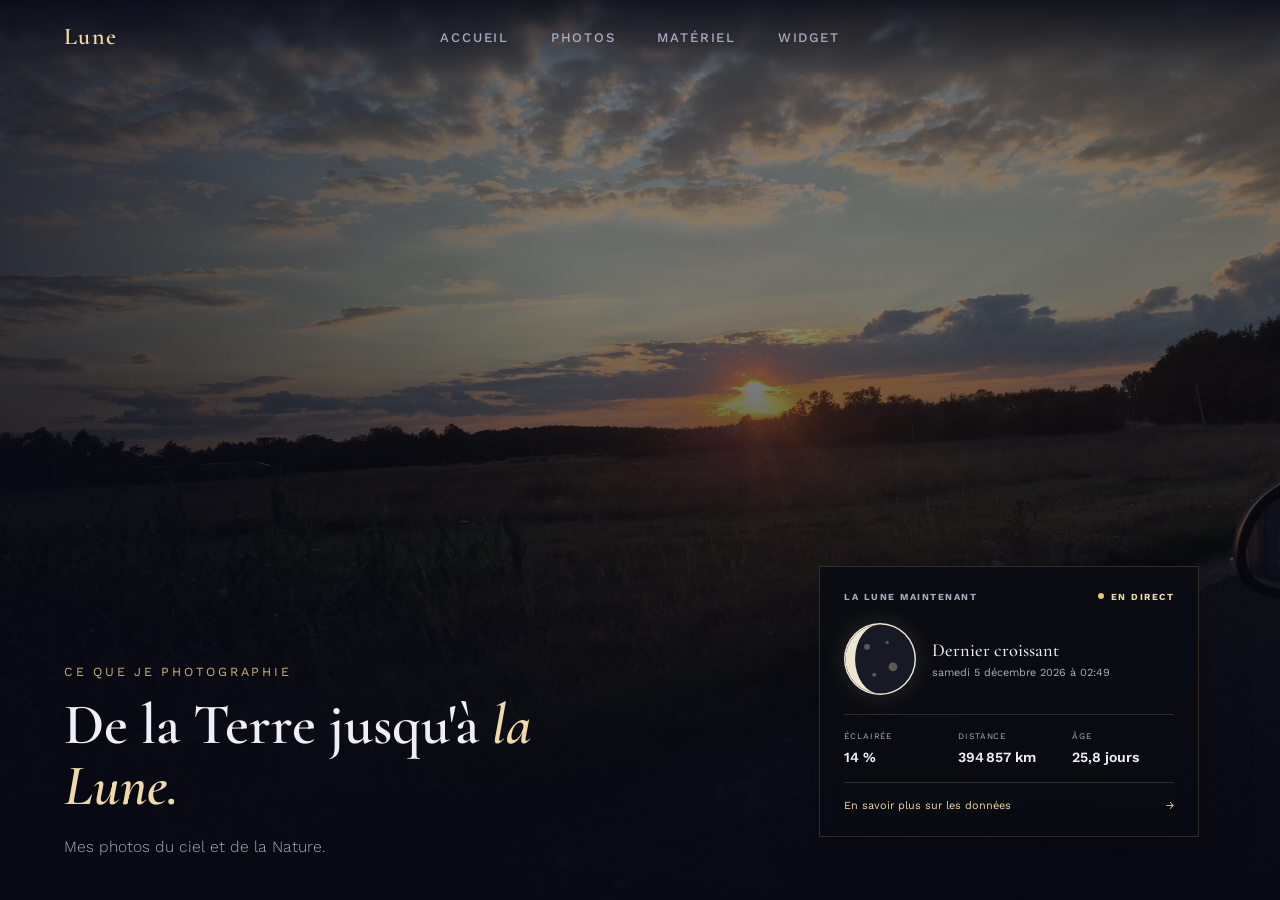
<file: index.html>
<!DOCTYPE html>
<html lang="fr">
<head>
<meta charset="UTF-8">
<meta name="viewport" content="width=device-width, initial-scale=1.0">
<title>Lune — Accueil</title>
<link rel="icon" type="image/png" href="favicon.png">
<link rel="preconnect" href="https://fonts.googleapis.com">
<link rel="preconnect" href="https://fonts.gstatic.com" crossorigin>
<link href="https://fonts.googleapis.com/css2?family=Cormorant+Garamond:ital,wght@0,500;0,600;1,500;1,600&family=Work+Sans:wght@300;400;500&display=swap" rel="stylesheet">
<style>
  :root{
    --bg:#0b1026;
    --bg-deep:#060814;
    --gold:#e8c17a;
    --gold-soft:#f0d9a8;
    --ink:#eef0f8;
    --ink-dim:#a9adc4;
    --line:rgba(232,193,122,0.18);
  }
  *{box-sizing:border-box;margin:0;padding:0;}
  html{scroll-behavior:smooth;}
  body{
    background:var(--bg-deep);
    color:var(--ink);
    font-family:'Work Sans', -apple-system, sans-serif;
    -webkit-font-smoothing:antialiased;
  }
  @media (prefers-reduced-motion: reduce){
    *{animation-duration:0.001ms !important; transition-duration:0.001ms !important;}
  }

  /* --- NAV --- */
  nav{
    position:fixed; top:0; left:0; right:0; z-index:100;
    display:grid; grid-template-columns:1fr auto 1fr; align-items:center;
    padding:22px 5vw;
    background:linear-gradient(to bottom, rgba(6,8,20,0.75), transparent);
    backdrop-filter:blur(2px);
  }
  .brand{
    font-family:'Cormorant Garamond', serif;
    font-size:1.5rem; letter-spacing:0.06em; color:var(--gold-soft);
    font-weight:600;
  }
  .navlinks{list-style:none; display:flex; gap:2.6rem;}
  .navlinks a{
    color:var(--ink-dim); text-decoration:none; font-size:0.82rem;
    letter-spacing:0.14em; text-transform:uppercase; font-weight:500;
    position:relative; padding-bottom:4px; transition:color 0.25s;
  }
  .navlinks a::after{
    content:''; position:absolute; left:0; bottom:0; width:0; height:1px;
    background:var(--gold); transition:width 0.3s ease;
  }
  .navlinks a:hover{color:var(--ink);}
  .navlinks a:hover::after{width:100%;}
  .navlinks a:focus-visible{outline:1px solid var(--gold); outline-offset:4px;}

  /* --- HERO --- */
  .hero{
    position:relative; height:100vh; width:100%;
    display:flex; align-items:flex-end; justify-content:flex-start;
    overflow:hidden;
  }
  .hero-img{
    position:absolute; inset:0; width:100%; height:100%;
    object-fit:cover; filter:saturate(0.92) brightness(0.62);
  }
  .hero-overlay{
    position:absolute; inset:0;
    background:linear-gradient(180deg, rgba(6,8,20,0.15) 0%, rgba(6,8,20,0.15) 35%, rgba(6,8,20,0.92) 100%),
               linear-gradient(90deg, rgba(6,8,20,0.55) 0%, rgba(6,8,20,0) 45%);
  }
  .hero-bottom{
    position:relative; z-index:2; width:100%;
    display:flex; align-items:flex-end; justify-content:space-between;
    gap:2.5rem; flex-wrap:wrap;
    padding:0 5vw 3.2vw;
  }
  .hero-content{
    max-width:560px;
  }
  .eyebrow{
    color:var(--gold); font-size:0.78rem; letter-spacing:0.22em;
    text-transform:uppercase; margin-bottom:1rem; opacity:0.9;
  }
  h1{
    font-family:'Cormorant Garamond', serif;
    font-weight:600;
    font-size:clamp(2.2rem, 4.6vw, 3.6rem);
    line-height:1.05;
    color:var(--ink);
    margin-bottom:1.1rem;
  }
  h1 em{color:var(--gold-soft); font-style:italic;}
  .hero-sub{
    color:var(--ink-dim); font-size:0.98rem; max-width:440px; line-height:1.6;
    font-weight:300;
  }

  /* --- Widget lunaire repris de Lune-Site --- */
  .moon-card{position:absolute;z-index:3;right:6.3vw;bottom:7vh;width:min(380px,38vw);padding:1.5rem;border:1px solid var(--line);background:rgba(9,11,18,0.82);box-shadow:0 16px 50px rgba(0,0,0,0.22);backdrop-filter:blur(10px);}
  .moon-card-head{display:flex;align-items:center;justify-content:space-between;gap:1rem;margin-bottom:1.3rem;color:var(--ink-dim);font-size:0.58rem;font-weight:700;letter-spacing:0.16em;}
  .live-dot{color:var(--gold-soft);white-space:nowrap;}
  .live-dot::before{display:inline-block;width:6px;height:6px;margin-right:7px;border-radius:50%;background:var(--gold);content:"";vertical-align:1px;}
  .moon-summary{display:flex;align-items:center;gap:1rem;padding-bottom:1.2rem;}
  .moon-visual{position:relative;display:grid;width:72px;height:72px;flex:0 0 72px;place-items:center;overflow:hidden;border-radius:50%;background:#eee8d7;box-shadow:0 0 26px rgba(240,217,168,0.15);}
  .moon-visual svg{display:block;width:100%;height:100%;}
  .moon-summary h2{color:var(--ink);font-family:'Cormorant Garamond',Georgia,serif;font-size:1.15rem;font-weight:500;}
  .muted{margin-top:0.3rem;color:var(--ink-dim);font-size:0.68rem;}
  .moon-stats{display:grid;grid-template-columns:repeat(3,minmax(0,1fr));gap:0.75rem;padding:1rem 0;border-top:1px solid var(--line);border-bottom:1px solid var(--line);}
  .moon-stats>div{min-width:0;}
  .stat-label{display:block;margin-bottom:0.35rem;color:var(--ink-dim);font-size:0.53rem;letter-spacing:0.1em;}
  .moon-stats strong{color:var(--ink);font-size:clamp(0.75rem,1.1vw,0.95rem);font-weight:600;overflow-wrap:anywhere;}
  .text-link{display:flex;align-items:center;justify-content:space-between;gap:1rem;padding-top:1rem;color:var(--gold-soft);font-size:0.68rem;text-decoration:none;}
  .text-link:hover{color:white;}
  @media (max-width: 900px){
    .hero{align-items:center;}
    .hero-bottom{flex-direction:column; align-items:center; text-align:center; padding-bottom:2.4rem;}
    .hero-content{max-width:100%;}
    .hero-sub{margin:0 auto;}
    .moon-card{position:relative; right:auto; bottom:auto; width:min(480px,100%); text-align:left;}
    .moon-visual{width:58px; height:58px; flex-basis:58px;}
    .navlinks{gap:0.9rem;}
    .navlinks a{font-size:0.6rem;}
    nav{grid-template-columns:auto 1fr; padding:16px 5vw;}
    .navlinks{justify-self:end;}
    .brand{font-size:1.2rem;}
  }
</style>
</head>
<body>

<nav>
  <div class="brand">Lune</div>
  <ul class="navlinks">
    <li><a href="#accueil">Accueil</a></li>
    <li><a href="photos.html">Photos</a></li>
    <li><a href="materiel.html">Matériel</a></li>
    <li><a href="widget.html">Widget</a></li>
  </ul>
</nav>

<section class="hero" id="accueil">
  <img class="hero-img" src="fond%20d%27%C3%A9cran/hero.jpg" alt="Coucher de soleil sur un champ, photographié depuis la route">
  <div class="hero-overlay"></div>

  <div class="hero-bottom">
    <div class="hero-content">
      <div class="eyebrow">Ce que je photographie</div>
<h1>De la Terre jusqu'à <em>la Lune.</em></h1>
      <p class="hero-sub">Mes photos du ciel et de la Nature.</p>
    </div>

    <aside class="moon-card" id="widget" aria-label="Informations lunaires en direct">
      <div class="moon-card-head"><span>LA LUNE MAINTENANT</span><span class="live-dot">EN DIRECT</span></div>
      <div class="moon-summary">
        <div id="moon-visual" class="moon-visual" aria-label="Illustration de la phase lunaire" title="Calcul en cours…"></div>
        <div><h2 id="phase-name">Calcul en cours…</h2><p id="moon-date" class="muted">Calcul en cours…</p></div>
      </div>
      <div class="moon-stats">
        <div><span class="stat-label">ÉCLAIRÉE</span><strong id="illumination">—</strong></div>
        <div><span class="stat-label">DISTANCE</span><strong id="distance">—</strong></div>
        <div><span class="stat-label">ÂGE</span><strong id="age">—</strong></div>
      </div>
      <a class="text-link" href="widget.html">En savoir plus sur les données <span aria-hidden="true">→</span></a>
    </aside>
  </div>
</section>

<script src="astronomy.min.js"></script>
<script>
/* ---------- Widget lunaire repris de Lune-Site ---------- */
function getPhaseName(phase){
  const angle=((phase%360)+360)%360;
  if(angle<8||angle>=352)return "Nouvelle lune";
  if(angle<82)return "Premier croissant";
  if(angle<98)return "Premier quartier";
  if(angle<172)return "Gibbeuse croissante";
  if(angle<188)return "Pleine lune";
  if(angle<262)return "Gibbeuse décroissante";
  if(angle<278)return "Dernier quartier";
  return "Dernier croissant";
}
function drawMoon(phase,illumination){
  const moon=document.getElementById("moon-visual");
  if(!moon)return;
  const angle=((phase%360)+360)%360;
  const cosine=Math.cos(angle*Math.PI/180);
  const radius=Math.abs(cosine*48).toFixed(2);
  let litShape;
  if(illumination>0.999){litShape='<circle cx="50" cy="50" r="48" fill="#eee5ce" />';}
  else if(angle<180){const sweep=cosine>=0?1:0;litShape='<path d="M 50 2 A 48 48 0 0 1 50 98 A '+radius+' 48 0 0 '+sweep+' 50 2 Z" fill="#eee5ce" />';}
  else{const sweep=cosine>0?1:0;litShape='<path d="M 50 2 A 48 48 0 0 0 50 98 A '+radius+' 48 0 0 '+sweep+' 50 2 Z" fill="#eee5ce" />';}
  moon.innerHTML='<svg viewBox="0 0 100 100" aria-hidden="true"><defs><clipPath id="moon-disc"><circle cx="50" cy="50" r="48"></circle></clipPath></defs><circle cx="50" cy="50" r="48" fill="#171a24"></circle><g clip-path="url(#moon-disc)">'+litShape+'<g fill="#a99d82" opacity=".48"><circle cx="32" cy="33" r="4"></circle><circle cx="68" cy="61" r="6"></circle><circle cx="42" cy="72" r="2.8"></circle><circle cx="60" cy="27" r="2.3"></circle></g></g></svg>';
  moon.setAttribute("title",getPhaseName(angle)+" — "+Math.round(illumination*100)+" % éclairée");
}
function updateMoon(){
  const now=new Date();
  const phaseElement=document.getElementById("phase-name");
  const dateElement=document.getElementById("moon-date");
  if(dateElement)dateElement.textContent=new Intl.DateTimeFormat("fr-FR",{dateStyle:"full",timeStyle:"short"}).format(now);
  if(!window.Astronomy){if(phaseElement)phaseElement.textContent="Données momentanément indisponibles";return;}
  try{
    const phase=Astronomy.MoonPhase(now);
    const illumination=(1-Math.cos(phase*Math.PI/180))/2;
    const previousNewMoon=Astronomy.SearchMoonPhase(0,now,-35);
    const ageInDays=Math.max(0,(now.getTime()-previousNewMoon.date.getTime())/86400000);
    const distanceInKm=Astronomy.Libration(now).dist_km;
    if(phaseElement)phaseElement.textContent=getPhaseName(phase);
    document.getElementById("illumination").textContent=Math.round(illumination*100)+" %";
    document.getElementById("distance").textContent=Math.round(distanceInKm).toLocaleString("fr-FR")+" km";
    document.getElementById("age").textContent=ageInDays.toFixed(1).replace(".",",")+" jours";
    drawMoon(phase,illumination);
  }catch(error){if(phaseElement)phaseElement.textContent="Données momentanément indisponibles";console.error("Calcul lunaire indisponible",error);}
}
updateMoon();
setInterval(updateMoon,60000);
</script>

</body>
</html>
</file>
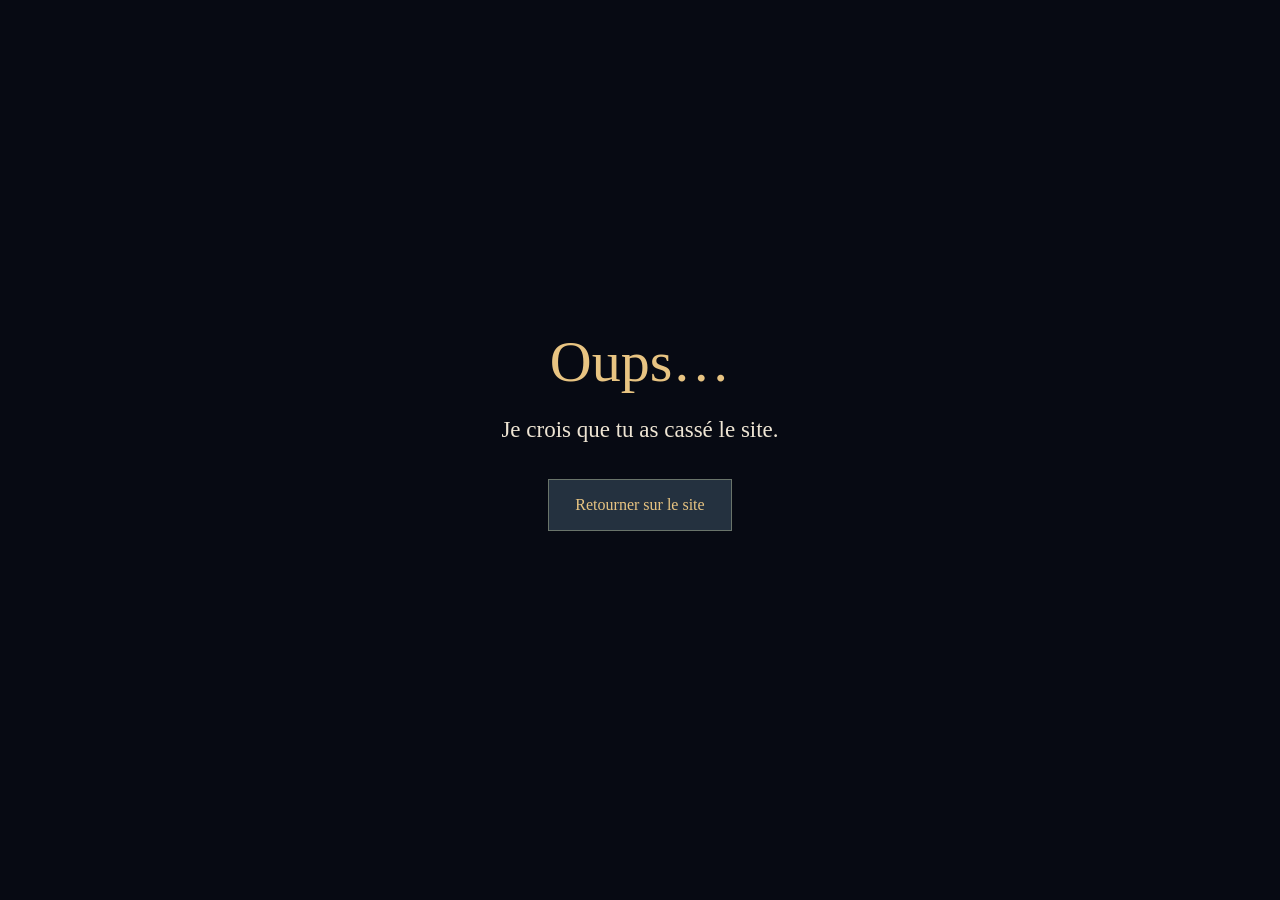
<file: jeu-crapaud/index.html>
<!doctype html>
<html lang="fr">
<head>
<meta charset="utf-8"><meta name="viewport" content="width=device-width,initial-scale=1">
<meta name="theme-color" content="#070a13"><meta name="robots" content="noindex">
<title>Le Détour du Crapaud · Au fil des nuits</title>
<style>
*{box-sizing:border-box}html,body{margin:0;width:100%;height:100%;overflow:hidden;background:#070a13;color:#eee5d4}body{font:16px Georgia,serif}#canvas{display:block;width:100%;height:100%;image-rendering:pixelated;outline:none}#intro{position:fixed;inset:0;display:grid;place-content:center;text-align:center;padding:28px;background:#070a13;transition:opacity .25s}#intro[hidden]{display:none}#words{opacity:0;transition:opacity .4s}#intro.ready #words{opacity:1}h1{font-size:clamp(32px,6vw,58px);font-weight:400;color:#e8c482;margin:0 0 22px}p{font-size:clamp(15px,2.4vw,23px);margin:0 0 36px}button{padding:16px 26px;border:1px solid #69746a;background:#24313f;color:#e8c482;font:inherit;cursor:pointer}button:hover,button:focus-visible{background:#344e4d;outline:2px solid #e8c482;outline-offset:4px}button:disabled{cursor:wait;opacity:.7}#note{min-height:24px;margin-top:18px;font-size:15px;color:#acb6b3}#canvas:focus-visible{outline:2px solid #e8c482;outline-offset:-3px}
</style>

</head>
<body>
<canvas id="canvas" tabindex="0" aria-label="Jeu du crapaud. Flèches gauche et droite pour avancer, flèche du haut pour sauter. Échap pour mettre en pause."></canvas>
<section id="intro" aria-live="polite"><div id="words"><h1 id="headline">Oups…</h1><p id="message">Je crois que tu as cassé le site.</p><button type="button" id="return">Retourner sur le site</button><div id="note" role="status"></div></div></section>
<script src="photo-trigger.js?v=20261106b"></script>
<script src="index.js"></script>
<script>
(function(){
 'use strict';
 var key='au-fil-des-nuits.crapaud.completed.v1',canvas=document.getElementById('canvas'),intro=document.getElementById('intro'),button=document.getElementById('return'),note=document.getElementById('note');
 var engineReady=false,wantsStart=false,failed=false,completed=false;
 try {if(performance.getEntriesByType('navigation')[0]?.type==='reload')sessionStorage.removeItem(key);completed=sessionStorage.getItem(key)==='1';}catch(e){}
 function returnToPhotos(){
   var target=new URL('../photos.html',location.href);
   try {var saved=new URL(sessionStorage.getItem('crapaud_return_url')||target.href,location.href);if(saved.origin===location.origin&&saved.pathname.endsWith('/photos.html'))target=saved;}catch(e){}
   location.assign(target.href);
 }
 window.CrapaudPage={returnToPhotos:returnToPhotos,showGame:function(){intro.hidden=true;canvas.focus({preventScroll:true});}};
 if(window.CrapaudSurprise && !window.CrapaudSurprise.canPlay()){returnToPhotos();return;}
 setTimeout(function(){intro.classList.add('ready');},1000);
 if(completed){document.getElementById('headline').textContent='Le crapaud se repose.';document.getElementById('message').textContent='Une petite pause bien méritée. F5 pour rejouer !';button.textContent='Revenir aux photos';button.onclick=returnToPhotos;return;}
 button.addEventListener('click',function(){
   if(failed){returnToPhotos();return;}
   wantsStart=true;button.disabled=true;
   if(engineReady)window.__crapaudStartRequested=true;else note.textContent='Le crapaud arrive…';
 });
 // Le moteur reste léger à transférer, même sur l'hébergement statique GitHub.
 var nativeFetch=window.fetch.bind(window);
 window.fetch=async function(input,options){
   var raw=typeof input==='string'?input:input.url,url=new URL(raw,location.href);
   if(url.origin===location.origin&&url.pathname.endsWith('/index.wasm')){
     var response=await nativeFetch('index.wasm.gz?v=fc74679e3b97',options);
     if(!response.ok)return response;
     if(typeof DecompressionStream!=='function')throw Error('Navigateur non compatible');
     return new Response(response.body.pipeThrough(new DecompressionStream('gzip')),{headers:{'Content-Type':'application/wasm','Content-Length':'__WASM_BYTES__'}});
   }
   if(url.origin===location.origin&&url.pathname.endsWith('/index.pck')){url.searchParams.set('v','a983ae32c304');return nativeFetch(url.href,options);}
   return nativeFetch(input,options);
 };
 var config={"args":[],"canvasResizePolicy":2,"emscriptenPoolSize":8,"ensureCrossOriginIsolationHeaders":true,"executable":"index","experimentalVK":false,"fileSizes":{"index.pck":52864,"index.wasm":39514754},"focusCanvas":false,"gdextensionLibs":[],"godotPoolSize":4};
 var missing=Engine.getMissingFeatures?Engine.getMissingFeatures({threads:false}):[];
 if(missing.length){failure();return;}
 var engine=new Engine(config);
 engine.startGame({canvas:canvas,focusCanvas:false}).then(function(){engineReady=true;if(wantsStart)window.__crapaudStartRequested=true;}).catch(failure);
 function failure(error){failed=true;button.disabled=false;document.getElementById('headline').textContent='Le crapaud reste au bord de l’eau.';document.getElementById('message').textContent='Le jeu ne peut pas démarrer dans ce navigateur.';button.textContent='Revenir aux photos';note.textContent='';intro.hidden=false;intro.classList.add('ready');if(error)console.error(error);}
 window.addEventListener('keydown',function(e){if(intro.hidden&&['ArrowLeft','ArrowRight','ArrowUp','ArrowDown',' '].includes(e.key))e.preventDefault();},{passive:false});
})();
</script>
</body></html>
</file>
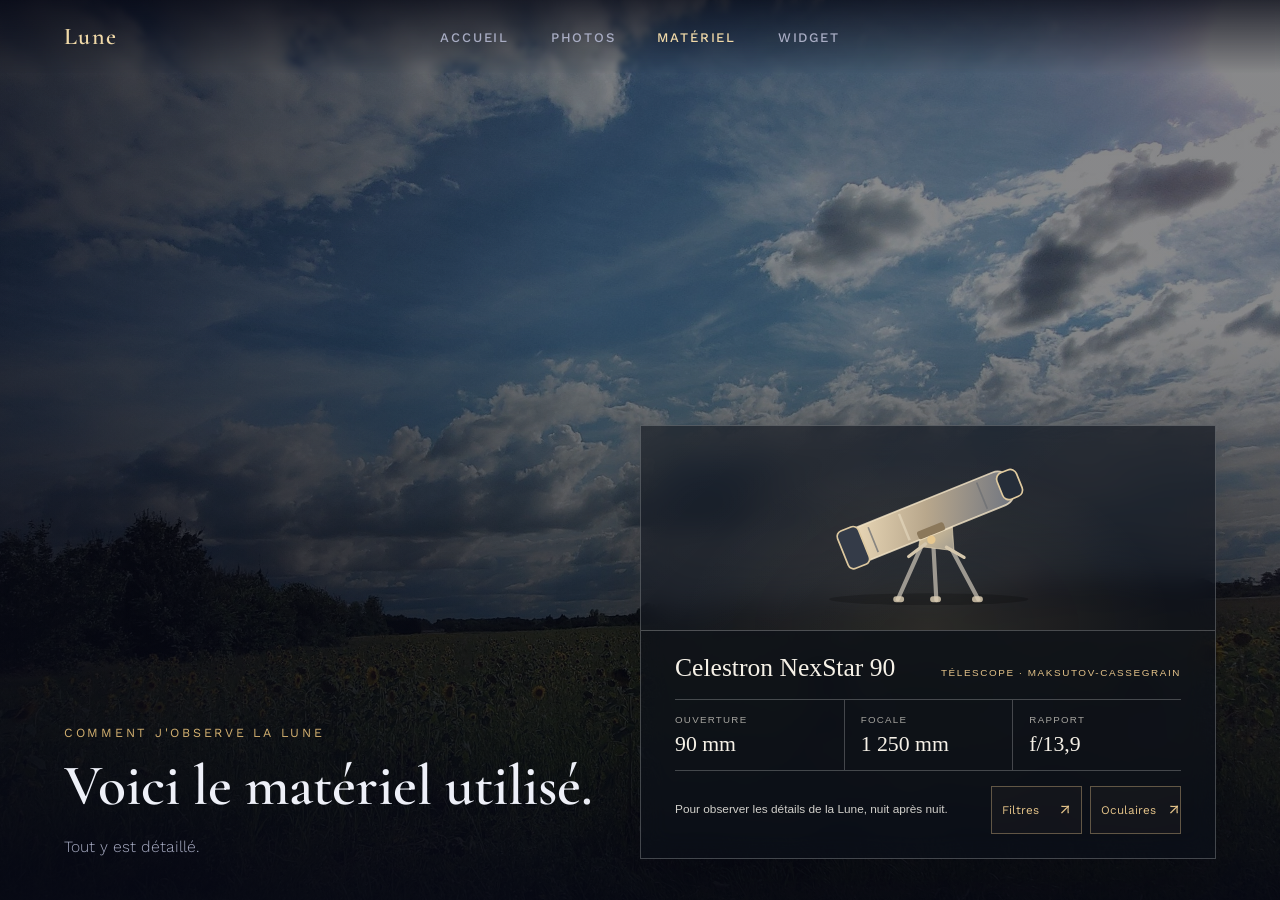
<file: materiel.html>
<!DOCTYPE html>
<html lang="fr">
<head>
<meta charset="UTF-8">
<meta name="viewport" content="width=device-width, initial-scale=1.0">
<title>Lune — Matériel</title>
<link rel="stylesheet" href="filtres.css?v=oculaires-1">
<script src="filtres.js" defer></script>
<script src="oculaires.js" defer></script>
<link rel="icon" type="image/png" href="favicon.png">
<link rel="preconnect" href="https://fonts.googleapis.com">
<link rel="preconnect" href="https://fonts.gstatic.com" crossorigin>
<link href="https://fonts.googleapis.com/css2?family=Cormorant+Garamond:ital,wght@0,500;0,600;1,500;1,600&family=Work+Sans:wght@300;400;500&display=swap" rel="stylesheet">
<style>
  :root{
    --bg-deep:#060814;
    --gold:#e8c17a;
    --gold-soft:#f0d9a8;
    --ink:#eef0f8;
    --ink-dim:#a9adc4;
    --line:rgba(232,193,122,0.18);
  }
  *{box-sizing:border-box;margin:0;padding:0;}
  body{
    background:var(--bg-deep);
    color:var(--ink);
    font-family:'Work Sans', -apple-system, sans-serif;
    -webkit-font-smoothing:antialiased;
  }
  @media (prefers-reduced-motion: reduce){
    *{animation-duration:0.001ms !important; transition-duration:0.001ms !important;}
  }

  nav{
    position:fixed; top:0; left:0; right:0; z-index:100;
    display:grid; grid-template-columns:1fr auto 1fr; align-items:center;
    padding:22px 5vw;
    background:linear-gradient(to bottom, rgba(6,8,20,0.75), transparent);
    backdrop-filter:blur(2px);
  }
  .brand{
    font-family:'Cormorant Garamond', serif;
    font-size:1.5rem; letter-spacing:0.06em; color:var(--gold-soft);
    font-weight:600; text-decoration:none;
  }
  .navlinks{list-style:none; display:flex; gap:2.6rem;}
  .navlinks a{
    color:var(--ink-dim); text-decoration:none; font-size:0.82rem;
    letter-spacing:0.14em; text-transform:uppercase; font-weight:500;
    position:relative; padding-bottom:4px; transition:color 0.25s;
  }
  .navlinks a.active{color:var(--gold-soft);}
  .navlinks a::after{
    content:''; position:absolute; left:0; bottom:0; width:0; height:1px;
    background:var(--gold); transition:width 0.3s ease;
  }
  .navlinks a:hover{color:var(--ink);}
  .navlinks a:hover::after{width:100%;}

  .hero{
    position:relative; height:100vh; width:100%;
    display:flex; align-items:flex-end; justify-content:flex-start;
    overflow:hidden;
  }
  .hero-img{
    position:absolute; inset:-5vmax; width:calc(100% + 10vmax); height:calc(100% + 10vmax);
    object-fit:cover; filter:saturate(0.92) brightness(0.62);
    transform:rotate(4deg);
  }
  .hero-overlay{
    position:absolute; inset:0;
    background:linear-gradient(180deg, rgba(6,8,20,0.15) 0%, rgba(6,8,20,0.15) 35%, rgba(6,8,20,0.92) 100%),
               linear-gradient(90deg, rgba(6,8,20,0.55) 0%, rgba(6,8,20,0) 45%);
  }
  .hero-bottom{
    position:relative; z-index:2; width:100%;
    display:flex; align-items:flex-end; justify-content:space-between;
    gap:2.5rem; flex-wrap:wrap;
    padding:0 5vw 3.2vw;
  }
  .hero-content{max-width:560px;flex:1;min-width:0;}
  .eyebrow{
    color:var(--gold); font-size:0.78rem; letter-spacing:0.22em;
    text-transform:uppercase; margin-bottom:1rem; opacity:0.9;
  }
  h1{
    font-family:'Cormorant Garamond', serif;
    font-weight:600;
    font-size:clamp(2.2rem, 4.6vw, 3.6rem);
    line-height:1.05;
    color:var(--ink);
    margin-bottom:1.1rem;
  }
  .hero-sub{
    color:var(--ink-dim); font-size:0.98rem; max-width:440px; line-height:1.6;
    font-weight:300;
  }

  /* --- Bloc du télescope repris de Lune-Site --- */
    .detail {
      position: relative;
      width: min(100%, 690px);
      justify-self: end;
      overflow: hidden;
      border: 1px solid var(--line);
      background: var(--glass);
      backdrop-filter: blur(14px);
      box-shadow: 0 24px 80px rgba(0, 0, 0, .2);
    }

    .telescope-area {
      min-height: 205px;
      display: grid;
      place-items: center;
      border-bottom: 1px solid var(--line);
      background:
        radial-gradient(ellipse at 50% 100%, rgba(228, 195, 138, .13), transparent 60%),
        linear-gradient(135deg, rgba(255, 255, 255, .035), transparent 60%);
    }

    .telescope-art {
      width: min(72%, 360px);
      height: 176px;
      overflow: visible;
    }

    .data {
      padding: 22px clamp(20px, 3vw, 34px) 24px;
    }

    .data-heading {
      display: flex;
      justify-content: space-between;
      align-items: baseline;
      gap: 16px;
      margin-bottom: 17px;
    }

    .data h2 {
      margin: 0;
      font: 400 clamp(1.35rem, 2vw, 1.8rem)/1.15 Georgia, "Times New Roman", serif;
    }

    .data-kicker {
      color: var(--gold);
      font-size: .62rem;
      letter-spacing: .16em;
      text-transform: uppercase;
      white-space: nowrap;
    }

    .specs {
      display: grid;
      grid-template-columns: repeat(3, minmax(0, 1fr));
      border-top: 1px solid var(--line);
      border-bottom: 1px solid var(--line);
    }

    .spec {
      padding: 14px 12px 13px 0;
    }

    .spec + .spec {
      border-left: 1px solid var(--line);
      padding-left: 16px;
    }

    .spec-label {
      display: block;
      margin-bottom: 7px;
      color: rgba(246, 241, 231, .65);
      font-size: .61rem;
      letter-spacing: .13em;
      text-transform: uppercase;
    }

    .spec-value {
      color: var(--cream);
      font: 400 clamp(1.05rem, 1.7vw, 1.4rem) Georgia, "Times New Roman", serif;
    }

    .data-note {
      display: flex;
      justify-content: space-between;
      gap: 16px;
      padding-top: 15px;
      color: var(--muted);
      font-size: .74rem;
      line-height: 1.5;
    }

    .filters {
      color: var(--gold);
      text-align: right;
      white-space: nowrap;
    }


  .detail{
    --cream:#f6f1e7;--muted:#d2d0cb;--gold:#e4c38a;
    --line:rgba(255,255,255,.23);--glass:rgba(12,17,26,.64);
    flex:0 0 auto;width:min(50%,690px);text-align:left;
    color:var(--cream);font-family:Inter,"Segoe UI",Arial,sans-serif;
  }
  .data-heading{flex-wrap:wrap;row-gap:.5rem;}
  .data-kicker{white-space:normal;}
  .detail .spec-value{white-space:nowrap;}

  @media (max-width: 900px){
    .hero{align-items:center;}
    .hero-bottom{flex-direction:column; align-items:center; text-align:center; padding-bottom:2.4rem;}
    .hero-content{max-width:100%;}
    .hero-sub{margin:0 auto;}
    .detail{width:100%;max-width:690px;}
    .telescope-area{min-height:145px;}
    .telescope-art{height:130px;}
    .data{padding:17px 18px 19px;}
    .data-heading{margin-bottom:12px;}
    .data-kicker{font-size:.55rem;}
    .spec{padding-top:11px;padding-bottom:10px;}
    .spec + .spec{padding-left:11px;}
    .spec-label{font-size:.61rem;}
    .spec-value{font-size:1.05rem;}
    .data-note{font-size:.68rem;}
    .hero-bottom{padding-top:86px;gap:clamp(.75rem,2vh,1.5rem);padding-bottom:clamp(14px,4vh,38px);}
    .navlinks{gap:0.9rem;}
    .navlinks a{font-size:0.6rem;}
    nav{grid-template-columns:auto 1fr; padding:16px 5vw;}
    .navlinks{justify-self:end;}
    .brand{font-size:1.2rem;}
  }
  @media(max-height:650px) and (min-width:901px){
    .telescope-area{min-height:145px;}
    .telescope-art{height:130px;}
    .data{padding-top:16px;padding-bottom:17px;}
  }
  @media(max-width:900px) and (max-height:700px){
    .hero-bottom{padding-top:76px;padding-bottom:12px;gap:10px;}
    .telescope-area{min-height:96px;}
    .telescope-art{height:90px;}
    .data{padding:12px 16px;}
    .data h2{font-size:1.2rem;}
    .data-heading{margin-bottom:9px;gap:5px;}
    .spec{padding-top:9px;padding-bottom:9px;}
    .data-note{padding-top:10px;}
  }
</style>
</head>
<body>

<nav>
  <a class="brand" href="index.html">Lune</a>
  <ul class="navlinks">
    <li><a href="index.html">Accueil</a></li>
    <li><a href="photos.html">Photos</a></li>
    <li><a href="materiel.html" class="active">Matériel</a></li>
    <li><a href="widget.html">Widget</a></li>
  </ul>
</nav>

<section class="hero">
  <img class="hero-img" src="fond%20d%27%C3%A9cran/bg-field.jpg" alt="Champ de tournesols au coucher du soleil">
  <div class="hero-overlay"></div>

  <div class="hero-bottom">
    <div class="hero-content">
      <div class="eyebrow">Comment j'observe la lune</div>
      <h1>Voici le matériel utilisé.</h1>
      <p class="hero-sub">Tout y est détaillé.</p>
    </div>

    <section class="detail" aria-label="Détails du matériel d’observation">
        <div
          class="telescope-area"
          role="img"
          aria-label="Illustration stylisée d’un télescope sur trépied"
        >
          <svg
            class="telescope-art"
            viewBox="0 0 420 210"
            fill="none"
            xmlns="http://www.w3.org/2000/svg"
            aria-hidden="true"
          >
            <defs>
              <linearGradient id="tube" x1="115" y1="54" x2="303" y2="139" gradientUnits="userSpaceOnUse">
                <stop stop-color="#f1dfbd"/>
                <stop offset=".48" stop-color="#b8a78c"/>
                <stop offset="1" stop-color="#6e7480"/>
              </linearGradient>

              <linearGradient id="metal" x1="186" y1="113" x2="244" y2="171" gradientUnits="userSpaceOnUse">
                <stop stop-color="#e5cc9c"/>
                <stop offset="1" stop-color="#777d87"/>
              </linearGradient>
            </defs>

            <ellipse cx="211" cy="190" rx="119" ry="7" fill="#000" fill-opacity=".22"/>
            <path d="M207 116L174 190M216 118L220 191M229 113L270 190" stroke="#bbb5a9" stroke-opacity=".8" stroke-width="5" stroke-linecap="round"/>
            <path d="M178 190H172M222 190H216M272 190H266" stroke="#e2d2b7" stroke-opacity=".8" stroke-width="7" stroke-linecap="round"/>
            <path d="M203 99L239 103L241 132L199 127L203 99Z" fill="url(#metal)" stroke="#f0dfc0" stroke-opacity=".65"/>

            <g transform="rotate(-22 211 91)">
              <rect x="111" y="71" width="206" height="42" rx="16" fill="url(#tube)" stroke="#f7e8ca" stroke-opacity=".8" stroke-width="2"/>
              <rect x="100" y="68" width="27" height="48" rx="7" fill="#343b48" stroke="#ddc89f" stroke-width="2"/>
              <rect x="302" y="75" width="25" height="34" rx="8" fill="#252d39" stroke="#e1cb9f" stroke-width="2"/>
              <path d="M139 76V108M279 75V109" stroke="#6c6f73" stroke-opacity=".75" stroke-width="2"/>
              <path d="M179 75V109" stroke="#fff5df" stroke-opacity=".35" stroke-width="3"/>
              <rect x="190" y="103" width="34" height="10" rx="3" fill="#8b785b"/>
            </g>

            <path d="M207 124L187 139M232 128L253 140" stroke="#d5c7ad" stroke-width="4" stroke-linecap="round"/>
            <circle cx="214" cy="119" r="5" fill="#e7c88f"/>
          </svg>
        </div>

        <div class="data">
          <div class="data-heading">
            <h2>Celestron NexStar 90</h2>
            <span class="data-kicker">Télescope · Maksutov-Cassegrain</span>
          </div>

          <div class="specs" aria-label="Caractéristiques du télescope">
            <div class="spec">
              <span class="spec-label">Ouverture</span>
              <span class="spec-value">90 mm</span>
            </div>

            <div class="spec">
              <span class="spec-label">Focale</span>
              <span class="spec-value">1 250 mm</span>
            </div>

            <div class="spec">
              <span class="spec-label">Rapport</span>
              <span class="spec-value">f/13,9</span>
            </div>
          </div>

          <div class="data-note">
            <span class="observation-note">Pour observer les détails de la Lune, nuit après nuit.</span>
            <div class="equipment-categories" aria-label="Découvrir mes accessoires">
              <button class="equipment-category" id="open-filters" type="button" aria-haspopup="dialog">Filtres <span aria-hidden="true">↗</span></button>
              <button class="equipment-category" id="open-eyepieces" type="button" aria-haspopup="dialog">Oculaires <span aria-hidden="true">↗</span></button>
            </div>
          </div>
        </div>
      </section>
  </div>
</section>

</body>
</html>
</file>
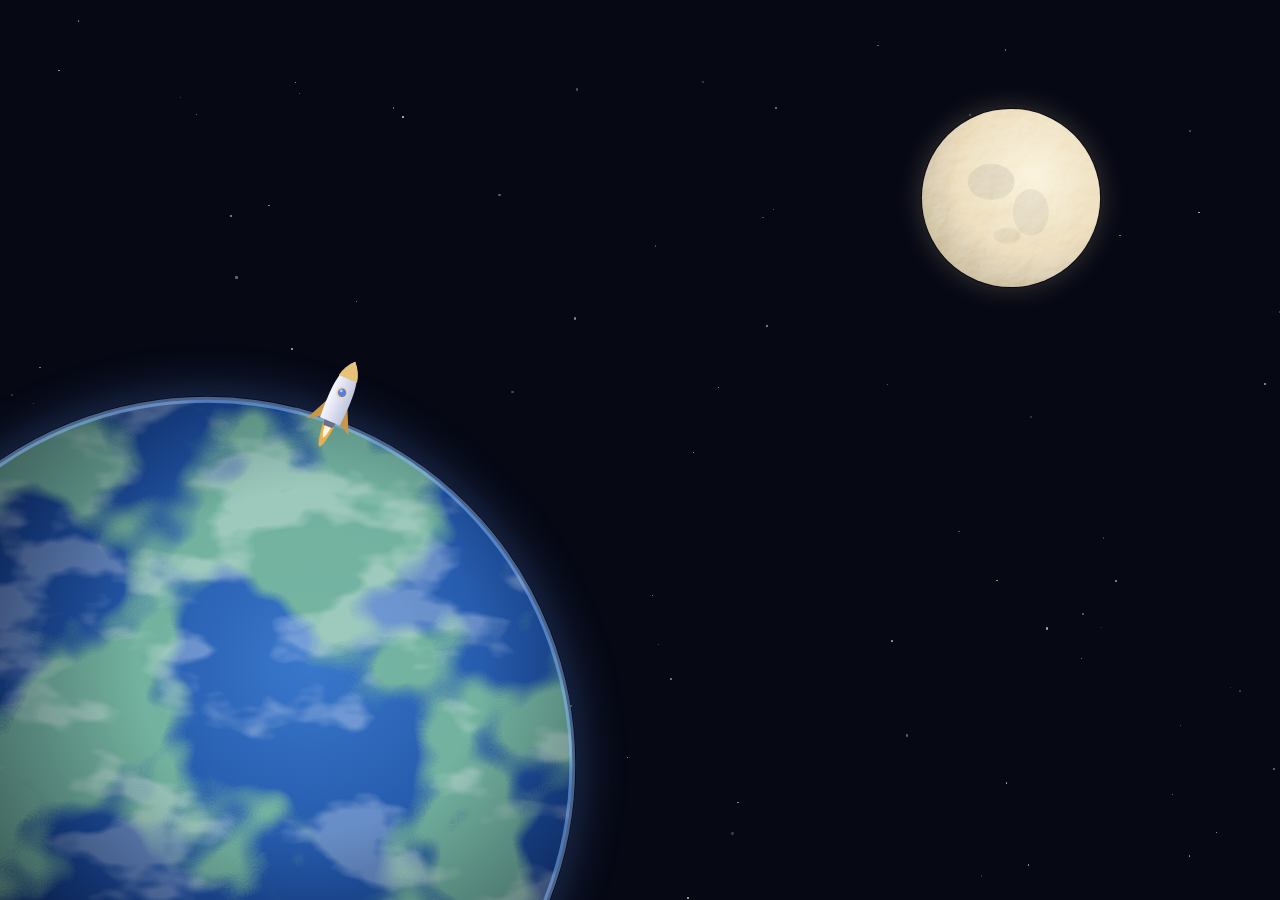
<file: start.html>
<!DOCTYPE html>
<html lang="fr">
<head>
<meta charset="UTF-8">
<meta name="viewport" content="width=device-width, initial-scale=1.0">
<meta name="theme-color" content="#060814">
<title>Lune</title>
<link rel="icon" type="image/png" href="favicon.png">
<noscript><meta http-equiv="refresh" content="0;url=index.html"></noscript>
<style>
  :root{--bg:#060814;}
  *{margin:0;padding:0;box-sizing:border-box;}
  html,body{height:100%;background:var(--bg);overflow:hidden;}

  #stage{position:fixed;inset:0;opacity:0;transition:opacity .45s ease;}
  #stage.on{opacity:1;}
  #stars{position:absolute;inset:0;}
  #stars i{position:absolute;border-radius:50%;background:#fff;}

  .orb{position:absolute;border-radius:50%;}
  .orb svg{width:100%;height:100%;display:block;}
  #earth{width:82vmin;height:82vmin;left:-18vmin;bottom:-26vmin;box-shadow:0 0 5vmin .6vmin rgba(90,150,255,.28);}
  #moon{width:20vmin;height:20vmin;right:14vw;top:12vh;box-shadow:0 0 3vmin rgba(240,217,168,.22);transition:box-shadow .7s ease,filter .7s ease;}
  #moon.arrive{box-shadow:0 0 7vmin 1.2vmin rgba(240,217,168,.5);filter:brightness(1.14);}
  #moon::after{content:'';position:absolute;inset:0;border-radius:50%;border:1px solid rgba(240,217,168,.7);opacity:0;}
  #moon.arrive::after{animation:ring .9s ease-out forwards;}
  @keyframes ring{from{transform:scale(1);opacity:.7}to{transform:scale(2.1);opacity:0}}

  #fx{position:absolute;inset:0;width:100%;height:100%;}
  #flame{transform-box:fill-box;transform-origin:50% 0;animation:flick .12s ease-in-out infinite alternate;}
  @keyframes flick{from{transform:scaleY(.82) scaleX(.92)}to{transform:scaleY(1.12) scaleX(1.05)}}

  #curtain{position:fixed;inset:0;background:var(--bg);opacity:0;pointer-events:none;transition:opacity .55s ease;}
  #curtain.on{opacity:1;}
</style>
</head>
<body>

<div id="stage" aria-hidden="true">
  <div id="stars"></div>

  <div id="earth" class="orb">
    <svg viewBox="0 0 200 200">
      <defs>
        <clipPath id="ec"><circle cx="100" cy="100" r="99"/></clipPath>
        <radialGradient id="ocean" cx=".64" cy=".36" r=".85">
          <stop offset="0" stop-color="#3a78cc"/><stop offset=".45" stop-color="#1a4a9a"/>
          <stop offset=".8" stop-color="#0a2058"/><stop offset="1" stop-color="#040c2a"/>
        </radialGradient>
        <radialGradient id="shade" cx=".64" cy=".36" r=".78">
          <stop offset=".3" stop-color="#030614" stop-opacity="0"/><stop offset="1" stop-color="#030614" stop-opacity=".9"/>
        </radialGradient>
        <filter id="land" x="0" y="0" width="200" height="200" filterUnits="userSpaceOnUse">
          <feTurbulence type="fractalNoise" baseFrequency=".016" numOctaves="4" seed="7"/>
          <feColorMatrix values="0 0 0 0 .2  0 0 0 0 .5  0 0 0 0 .34  12 0 0 0 -5.9"/>
        </filter>
        <filter id="cloud" x="0" y="0" width="200" height="200" filterUnits="userSpaceOnUse">
          <feTurbulence type="fractalNoise" baseFrequency=".03 .055" numOctaves="4" seed="3"/>
          <feColorMatrix values="0 0 0 0 1  0 0 0 0 1  0 0 0 0 1  8 0 0 0 -4.2"/>
        </filter>
      </defs>
      <g clip-path="url(#ec)">
        <circle cx="100" cy="100" r="100" fill="url(#ocean)"/>
        <rect width="200" height="200" filter="url(#land)" opacity=".9"/>
        <rect width="200" height="200" filter="url(#cloud)" opacity=".3"/>
        <circle cx="100" cy="100" r="100" fill="url(#shade)"/>
      </g>
      <circle cx="100" cy="100" r="99" fill="none" stroke="rgba(140,190,255,.5)" stroke-width="1.6"/>
    </svg>
  </div>

  <div id="moon" class="orb">
    <svg viewBox="0 0 200 200">
      <defs>
        <clipPath id="mc"><circle cx="100" cy="100" r="99"/></clipPath>
        <radialGradient id="mg" cx=".62" cy=".38" r=".85">
          <stop offset="0" stop-color="#f8ecc8"/><stop offset=".5" stop-color="#e2c993"/>
          <stop offset=".85" stop-color="#9c8a68"/><stop offset="1" stop-color="#4a4258"/>
        </radialGradient>
        <filter id="cr" x="0" y="0" width="200" height="200" filterUnits="userSpaceOnUse">
          <feTurbulence type="fractalNoise" baseFrequency=".035" numOctaves="4" seed="7"/>
          <feDiffuseLighting lighting-color="#fff" surfaceScale="3" diffuseConstant="1.1"><feDistantLight azimuth="235" elevation="55"/></feDiffuseLighting>
        </filter>
      </defs>
      <g clip-path="url(#mc)">
        <circle cx="100" cy="100" r="100" fill="url(#mg)"/>
        <ellipse cx="78" cy="82" rx="26" ry="20" fill="#6d6458" opacity=".22"/>
        <ellipse cx="122" cy="116" rx="20" ry="26" fill="#6d6458" opacity=".18"/>
        <ellipse cx="96" cy="142" rx="15" ry="9" fill="#6d6458" opacity=".16"/>
        <rect width="200" height="200" filter="url(#cr)" style="mix-blend-mode:overlay" opacity=".45"/>
      </g>
    </svg>
  </div>

  <svg id="fx">
    <defs>
      <linearGradient id="rb" x1="0" x2="1" y1="0" y2="0"><stop offset="0" stop-color="#f6f8ff"/><stop offset="1" stop-color="#bfc5de"/></linearGradient>
    </defs>
    <g id="trails"></g>
    <g id="rocket">
      <g id="flame" opacity="0">
        <path d="M-5 25 Q0 64 5 25Z" fill="#ffb347" opacity=".85"/>
        <path d="M-3 25 Q0 48 3 25Z" fill="#fff6d6"/>
      </g>
      <path d="M-9 6 L-19 27 L-9 21Z" fill="#c9974a"/>
      <path d="M9 6 L19 27 L9 21Z" fill="#c9974a"/>
      <path d="M0 -32 C10 -21 10.5 -4 9 22 L-9 22 C-10.5 -4 -10 -21 0 -32Z" fill="url(#rb)"/>
      <path d="M0 -32 C4.5 -27.5 7.2 -22.5 8.2 -16.5 L-8.2 -16.5 C-7.2 -22.5 -4.5 -27.5 0 -32Z" fill="#e8c17a"/>
      <circle cx="0" cy="-4" r="4.2" fill="#5c7cdc" stroke="#f0d9a8" stroke-width="1.3"/>
      <circle cx="-1.3" cy="-5.3" r="1.2" fill="#b9c7ff"/>
      <path d="M-5 22 H5 L4 26.5 H-4Z" fill="#6b6f88"/>
    </g>
  </svg>
</div>

<div id="curtain"></div>

<script>
(function(){
  const $ = id => document.getElementById(id);
  const earth=$('earth'), moon=$('moon'), fx=$('fx'), rocket=$('rocket'),
        flame=$('flame'), trails=$('trails'), stage=$('stage'), curtain=$('curtain');
  const NS='http://www.w3.org/2000/svg';

  /* Étoiles discrètes (position fixe, pas de hasard d'une visite à l'autre) */
  let seed=42; const rnd=()=>(seed=(seed*1664525+1013904223)%4294967296)/4294967296;
  for(let i=0;i<90;i++){
    const s=document.createElement('i'), z=.8+rnd()*1.6;
    s.style.cssText=`left:${rnd()*100}%;top:${rnd()*100}%;width:${z}px;height:${z}px;opacity:${.2+rnd()*.55}`;
    $('stars').appendChild(s);
  }

  /* Traînée : 6 couches superposées → s'estompe vers l'arrière */
  const layers=[];
  for(let k=0;k<6;k++){
    const p=document.createElementNS(NS,'path');
    p.setAttribute('fill','none'); p.setAttribute('stroke','#f0d9a8');
    p.setAttribute('stroke-width','2.2'); p.setAttribute('stroke-linecap','round'); p.setAttribute('opacity','.13');
    trails.appendChild(p); layers.push(p);
  }
  const route=document.createElementNS(NS,'path');
  let L=1, sc=1;

  /* Trajectoire calculée d'après la position réelle de la Terre et de la Lune (marche sur tout écran) */
  function layout(){
    const W=innerWidth, H=innerHeight;
    fx.setAttribute('viewBox',`0 0 ${W} ${H}`);
    const e=earth.getBoundingClientRect(), m=moon.getBoundingClientRect();
    const ec={x:e.left+e.width/2,y:e.top+e.height/2}, eR=e.width/2;
    const mc={x:m.left+m.width/2,y:m.top+m.height/2}, mR=m.width/2;
    const toMoon=Math.atan2(mc.y-ec.y,mc.x-ec.x)*180/Math.PI;
    const a=Math.max(-100,Math.min(-50,toMoon-35))*Math.PI/180;      // point de départ : plus "vers le haut" que la Lune
    const n={x:Math.cos(a),y:Math.sin(a)};
    const p0={x:ec.x+n.x*eR*.985, y:ec.y+n.y*eR*.985};
    const dist=Math.hypot(mc.x-p0.x,mc.y-p0.y);
    const c={x:p0.x+n.x*dist*.5, y:Math.max(H*.08,p0.y+n.y*dist*.5)};  // décollage à la verticale du sol
    const u=Math.hypot(c.x-mc.x,c.y-mc.y);
    const p2={x:mc.x+(c.x-mc.x)/u*mR*.92, y:mc.y+(c.y-mc.y)/u*mR*.92};
    const d=`M${p0.x} ${p0.y}Q${c.x} ${c.y} ${p2.x} ${p2.y}`;
    route.setAttribute('d',d); layers.forEach(l=>l.setAttribute('d',d));
    L=route.getTotalLength();
    sc=Math.max(44,Math.min(W,H)*.085)/58;
  }
  layout(); addEventListener('resize',layout);

  /* Chronologie (ms) : allumage → vol → arrivée → fondu */
  const T_FLIGHT0=450, T_FLIGHT=2900, T_ARRIVE=T_FLIGHT0+T_FLIGHT, T_OUT=4000;
  const ease=t=>t<.5?4*t*t*t:1-Math.pow(-2*t+2,3)/2;
  let done=false;
  const go=()=>{ if(done) return; done=true; location.replace('index.html'); };

  requestAnimationFrame(()=>stage.classList.add('on'));
  const t0=performance.now(); let arrived=false, fading=false;

  function frame(now){
    const t=now-t0;
    const u=Math.max(0,Math.min(1,(t-T_FLIGHT0)/T_FLIGHT));
    const h=ease(u)*L;
    const pt=route.getPointAtLength(h);
    const ahead=route.getPointAtLength(Math.min(L,h+1)), back=route.getPointAtLength(Math.max(0,h-1));
    const tx=ahead.x-back.x, ty=ahead.y-back.y, tl=Math.hypot(tx,ty)||1;
    const ang=Math.atan2(ty,tx)*180/Math.PI+90;
    const shrink=1-.42*u;                                  // la fusée rapetisse en s'éloignant
    const fade=t>T_ARRIVE?Math.max(0,1-(t-T_ARRIVE)/450):1;
    const lift=29*sc*shrink*Math.max(0,1-u*6);             // au départ, la base repose sur le sol
    const shake=t<T_FLIGHT0?(Math.random()-.5)*1.2:0;      // petite vibration à l'allumage
    const x=pt.x+tx/tl*lift+shake, y=pt.y+ty/tl*lift;
    rocket.setAttribute('transform',`translate(${x} ${y}) rotate(${ang}) scale(${sc*shrink*(.8+.2*fade)})`);
    rocket.style.opacity=fade;
    flame.style.opacity=Math.min(1,t/300)*fade;

    layers.forEach((l,k)=>{
      const win=L*.4*(k+1)/6, len=Math.min(win,h);
      l.style.strokeDasharray=`${len} ${L*2}`; l.style.strokeDashoffset=-Math.max(0,h-win);
    });
    trails.style.opacity=fade;

    if(!arrived && t>=T_ARRIVE){ arrived=true; moon.classList.add('arrive'); }
    if(!fading && t>=T_OUT){ fading=true; curtain.classList.add('on'); setTimeout(go,600); }
    if(!done) requestAnimationFrame(frame);
  }
  requestAnimationFrame(frame);
  setTimeout(go,5400);   // filet de sécurité : on arrive toujours sur l'accueil
})();
</script>
</body>
</html>
</file>
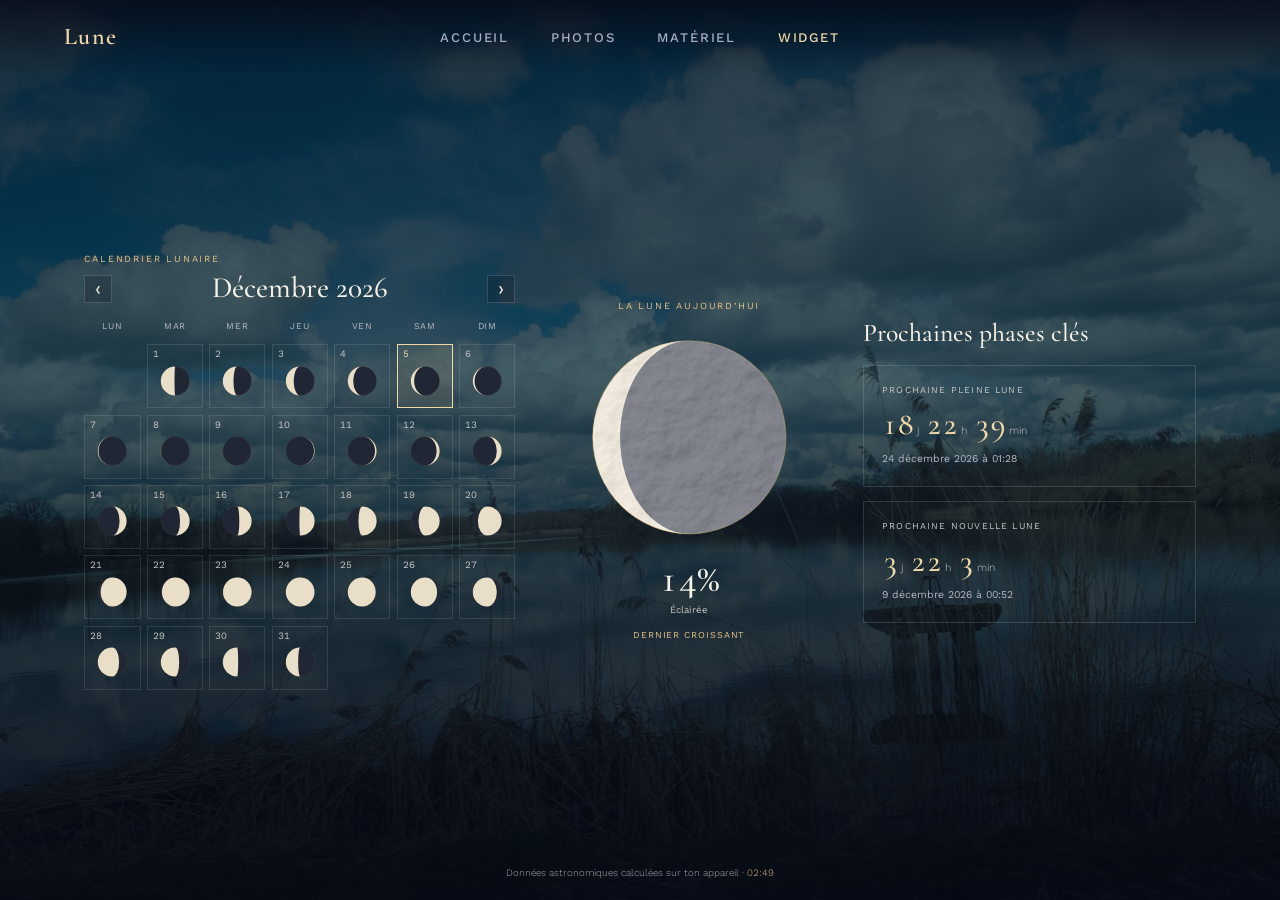
<file: widget.html>
<!DOCTYPE html>
<html lang="fr">
<head>
<meta charset="UTF-8">
<meta name="viewport" content="width=device-width, initial-scale=1.0">
<title>Lune — Widget</title>
<link rel="icon" type="image/png" href="favicon.png">
<link rel="preconnect" href="https://fonts.googleapis.com">
<link rel="preconnect" href="https://fonts.gstatic.com" crossorigin>
<link href="https://fonts.googleapis.com/css2?family=Cormorant+Garamond:ital,wght@0,500;0,600;1,500;1,600&family=Work+Sans:wght@300;400;500&display=swap" rel="stylesheet">
<style>
  :root{
    --bg-deep:#060814;--gold:#e8c17a;--gold-soft:#f0d9a8;
    --ink:#eef0f8;--ink-dim:#a9adc4;--line:rgba(232,193,122,.18);
    --cream:#f6f1e7;--muted:#c6c5c4;--panel-line:rgba(255,255,255,.21);
  }
  *{box-sizing:border-box;margin:0;padding:0}
  body{
    color:var(--ink);font-family:'Work Sans',-apple-system,sans-serif;
    -webkit-font-smoothing:antialiased;position:relative;
    height:100vh;height:100dvh;overflow:hidden;
    background:linear-gradient(180deg,rgba(6,8,20,.76),rgba(6,8,20,.65) 42%,rgba(6,8,20,.92)),url('fond%20d%27%C3%A9cran/bg-reeds.jpg') center/cover no-repeat;
    background-color:var(--bg-deep);
  }
  nav{
    position:fixed; top:0; left:0; right:0; z-index:100;
    display:grid; grid-template-columns:1fr auto 1fr; align-items:center;
    padding:22px 5vw;
    background:linear-gradient(to bottom, rgba(6,8,20,0.75), transparent);
    backdrop-filter:blur(2px);
  }
  .brand{
    font-family:'Cormorant Garamond', serif;
    font-size:1.5rem; letter-spacing:0.06em; color:var(--gold-soft);
    font-weight:600; text-decoration:none;
  }
  .navlinks{list-style:none; display:flex; gap:2.6rem;}
  .navlinks a{
    color:var(--ink-dim); text-decoration:none; font-size:0.82rem;
    letter-spacing:0.14em; text-transform:uppercase; font-weight:500;
    position:relative; padding-bottom:4px; transition:color 0.25s;
  }
  .navlinks a.active{color:var(--gold-soft);}
  .navlinks a::after{
    content:''; position:absolute; left:0; bottom:0; width:0; height:1px;
    background:var(--gold); transition:width 0.3s ease;
  }
  .navlinks a:hover{color:var(--ink);}
  .navlinks a:hover::after{width:100%;}
  main{
    height:100%;padding:100px 5vw 58px;display:flex;align-items:center;
    min-height:0;
  }
  .widget-layout{
    display:grid;grid-template-columns:minmax(0,1.2fr) minmax(140px,.65fr) minmax(0,.95fr);
    gap:clamp(12px,2vw,28px);align-items:stretch;width:100%;min-height:0;
  }
  .cal-section,.moon-today,.phases-section{
    border:0;background:transparent;
    backdrop-filter:none;box-shadow:none;
    padding:clamp(14px,1.6vw,24px);min-width:0;min-height:0;
  }
  .panel-eyebrow{
    color:#e4c38a;font-size:.59rem;letter-spacing:.19em;text-transform:uppercase;
    line-height:1.4;
  }
  .cal-header{margin-bottom:16px}
  .cal-month{font:500 clamp(1.5rem,2.3vw,2rem)/1.1 'Cormorant Garamond',Georgia,serif;color:var(--cream);margin-top:5px}
  .cal-grid{display:grid;grid-template-columns:repeat(7,minmax(0,1fr));gap:.4rem}
  .cal-dow{text-align:center;font-size:.56rem;letter-spacing:.08em;text-transform:uppercase;color:#b7b9c2;padding-bottom:7px}
  .cal-day{
    height:clamp(22px,7.5vh,64px);height:clamp(22px,7.5dvh,64px);
    border:1px solid #ffffff1b;background:#ffffff02;display:flex;flex-direction:column;
    align-items:center;justify-content:center;position:relative;
  }
  .cal-day.empty{border-color:transparent;background:transparent}
  .cal-day.today{border-color:#e4c38a;background:#e4c38a10}
  .cal-daynum{font-size:.61rem;color:var(--muted);position:absolute;top:3px;left:5px;font-variant-numeric:tabular-nums}
  .cal-day.today .cal-daynum{color:#f0d9a8}
  .cal-day svg{width:60%;height:calc(100% - 12px);max-height:32px;margin-top:9px;overflow:visible}
  .widget-layout svg [fill="#e8c17a"]{fill:#e9dfc8}
  .widget-layout svg [fill="#1b1f38"]{fill:#202633}
  .moon-today{display:flex;flex-direction:column;align-items:center;justify-content:center;text-align:center;gap:14px}
  .moon-today .panel-eyebrow{margin-bottom:3px}
  .moon-today-visual{width:min(100%,215px);min-height:0}
  .moon-today-visual svg{display:block;width:100%;height:100%;max-height:31vh;max-height:31dvh}
  .moon-today-percent{font:500 clamp(1.8rem,3.1vw,2.8rem)/1.05 'Cormorant Garamond',Georgia,serif;color:var(--cream);font-variant-numeric:tabular-nums}
  .moon-today-label{font-size:.6rem;color:var(--muted);margin-top:4px}
  .moon-today-name{font-size:.57rem;line-height:1.6;letter-spacing:.1em;text-transform:uppercase;color:#e4c38a;margin-top:13px}
  .phases-section{display:flex;flex-direction:column;justify-content:center;gap:14px}
  h2{font:500 clamp(1.3rem,2vw,1.8rem)/1.12 'Cormorant Garamond',Georgia,serif;color:var(--cream);margin:0 0 3px}
  .countdown-card{border:1px solid #ffffff22;padding:18px;background:linear-gradient(135deg,#ffffff04,transparent)}
  .countdown-label{font-size:.57rem;line-height:1.5;letter-spacing:.13em;text-transform:uppercase;color:#c6c5c4;margin-bottom:9px}
  .countdown-timer{font:500 clamp(1.5rem,2.5vw,2.3rem)/1.15 'Cormorant Garamond',Georgia,serif;color:#f0d9a8;font-variant-numeric:tabular-nums;margin-bottom:8px;white-space:nowrap}
  .countdown-timer span{font:300 .66rem 'Work Sans',sans-serif;color:var(--muted)}
  .countdown-date{font-size:.65rem;line-height:1.6;color:#b5b8c3}
  .widget-footnote{position:absolute;bottom:19px;left:5vw;right:5vw;text-align:center;color:#a4a7b1;font-size:.61rem;font-weight:300;line-height:1.5}
  .widget-footnote time{color:#e4c38a;white-space:nowrap;font-variant-numeric:tabular-nums}
  @media(max-width:900px){
    .navlinks{gap:.9rem}.navlinks a{font-size:.6rem}
    nav{grid-template-columns:auto 1fr;padding:16px 5vw}
    .navlinks{justify-self:end}.brand{font-size:1.2rem}
    main{padding-top:82px;padding-bottom:49px}
    .cal-section,.moon-today,.phases-section{padding:14px}
    .cal-daynum{left:4px;top:2px;font-size:.55rem}
    .cal-month{font-size:1.6rem}.countdown-card{padding:13px}
    .countdown-timer{font-size:1.65rem}
  }
  @media(max-width:700px){
    main{padding:77px 5vw 43px}
    .widget-layout{grid-template-columns:minmax(0,.82fr) minmax(0,1.18fr);gap:12px}
    .cal-section{grid-column:1/-1}
    .cal-header{display:flex;justify-content:space-between;align-items:baseline;gap:12px;margin-bottom:10px}
    .cal-month{font-size:1.6rem;margin-top:0}
    .panel-eyebrow{font-size:.5rem;letter-spacing:.13em}
    .cal-dow{font-size:.52rem;padding-bottom:3px}
    .cal-day{height:clamp(22px,calc((100vh - 360px)/8),50px);height:clamp(22px,calc((100dvh - 360px)/8),50px)}
    .cal-day svg{width:55%;max-height:29px}
    .moon-today,.phases-section{padding:12px}
    .moon-today{gap:9px}
    .moon-today-visual{width:min(100%,160px)}
    .moon-today-visual svg{max-height:18vh;max-height:18dvh}
    .moon-today-percent{font-size:2rem}
    .moon-today-name{font-size:.5rem;letter-spacing:.05em;margin-top:8px}
    .moon-today-label{font-size:.53rem}
    .phases-section{gap:9px}
    h2{font-size:1.25rem;margin-bottom:1px}
    .countdown-card{padding:11px 10px}
    .countdown-label{font-size:.5rem;letter-spacing:.08em;margin-bottom:5px}
    .countdown-timer{font-size:1.6rem;margin-bottom:5px}
    .countdown-timer span{font-size:.53rem}
    .countdown-date{font-size:.55rem;line-height:1.4}
    .widget-footnote{bottom:13px;font-size:.54rem}
  }
  @media(max-width:700px) and (max-height:650px){
    main{padding-top:71px;padding-bottom:36px}
    .widget-layout{gap:8px}
    .cal-section{padding:10px}
    .cal-header{margin-bottom:7px}
    .cal-month{font-size:1.3rem}
    .cal-day{height:clamp(20px,calc((100vh - 386px)/8),34px);height:clamp(20px,calc((100dvh - 386px)/8),34px)}
    .cal-daynum{font-size:.5rem;top:2px;left:3px}
    .moon-today,.phases-section{padding:10px}
    .moon-today{gap:5px}
    .moon-today-visual svg{max-height:14vh;max-height:14dvh}
    .moon-today-percent{font-size:1.7rem}
    .moon-today-name{font-size:.46rem;margin-top:5px}
    .phases-section{gap:7px}h2{font-size:1.08rem}
    .countdown-card{padding:8px}
    .countdown-label{font-size:.45rem;margin-bottom:4px}
    .countdown-timer{font-size:1.33rem;margin-bottom:4px}
    .countdown-timer span{font-size:.47rem}
    .countdown-date{font-size:.49rem}
    .widget-footnote{bottom:9px;font-size:.5rem}
  }
  @media(min-width:701px) and (max-height:600px){
    main{padding-top:83px;padding-bottom:39px}
    .cal-section,.moon-today,.phases-section{padding:12px}
    .cal-header{margin-bottom:9px}.cal-month{font-size:1.4rem}
    .cal-day{height:clamp(18px,5.2vh,29px)}
    .cal-dow{padding-bottom:3px}
    .panel-eyebrow{font-size:.5rem}
    .phases-section{gap:9px}h2{font-size:1.3rem}
    .countdown-card{padding:11px}.countdown-timer{font-size:1.6rem}
    .countdown-label{font-size:.5rem;margin-bottom:6px}
    .countdown-date{font-size:.56rem}
    .moon-today{gap:9px}.moon-today-visual svg{max-height:26vh}
    .moon-today-percent{font-size:1.8rem}
    .widget-footnote{bottom:10px}
  }
  button,input,select{font:inherit}
  button{color:inherit;cursor:pointer}
  button:focus-visible,input:focus-visible,select:focus-visible{outline:2px solid var(--gold-soft);outline-offset:4px}
  .calendar-heading{display:flex;align-items:center;gap:10px}
  .calendar-heading .cal-month{margin:0;flex:1;text-align:center}
  .cal-header .panel-eyebrow{margin-bottom:7px}
  .quiet-button{border:1px solid #ffffff26;background:#06081430;color:var(--cream);transition:background .2s,border-color .2s}
  .quiet-button:hover{background:#e4c38a18;border-color:#e4c38a88}
  .month-arrow{width:28px;height:28px;flex-shrink:0;font-size:1.2rem;line-height:1}
  .calendar-today{display:block;margin:10px auto 0;padding:5px 12px;font-size:.62rem;letter-spacing:.03em}
  .calendar-today[hidden]{display:none}
  button.cal-day{padding:0;color:var(--ink);font-family:inherit;transition:background .2s,border-color .2s}
  button.cal-day:hover{background:#e4c38a18;border-color:#e4c38a88}
  .cal-day.today:not(.selected){border-color:#e4c38a66;background:#e4c38a05}
  .cal-day.selected{border-color:var(--gold-soft);background:#e4c38a1a}
  .moon-open{display:block;width:min(100%,215px);min-height:0;border:0;padding:0;background:none;border-radius:50%;transition:transform .25s;cursor:zoom-in}
  .moon-open:hover{transform:scale(1.035)}
  .moon-open .moon-today-visual{display:block;width:100%}
  .moon-today .panel-eyebrow{min-height:1.4em}
  dialog.moon-dialog{position:fixed;inset:0;margin:auto;width:min(740px,92vw);max-height:92vh;max-height:92dvh;overflow:hidden;padding:26px 30px 23px;border:1px solid #e4c38a55;background:#101723f5;color:var(--cream);box-shadow:0 28px 100px #0009;backdrop-filter:blur(20px)}
  .moon-dialog::backdrop{background:#030610bb;backdrop-filter:blur(7px)}
  .moon-dialog[open]{animation:moon-reveal .22s ease-out}
  @keyframes moon-reveal{from{opacity:0;transform:translateY(7px) scale(.98)}to{opacity:1;transform:none}}
  .moon-dialog-header{display:flex;justify-content:space-between;align-items:flex-start;gap:15px;margin-bottom:12px}
  .moon-dialog-header h2{font-size:1.8rem;margin-top:4px}
  .moon-close{width:32px;height:32px;flex-shrink:0;font-size:1.5rem;line-height:1}
  .moon-detail-body{display:grid;grid-template-columns:1fr 1fr;gap:30px;align-items:center}
  .moon-detail-visual{width:min(100%,270px);justify-self:center;touch-action:pan-y;user-select:none;cursor:ew-resize}
  .moon-detail-visual svg{display:block;width:100%;height:auto;max-height:38vh;max-height:38dvh}
  .detail-phase{font:500 1.5rem/1.1 'Cormorant Garamond',Georgia,serif;color:var(--gold-soft);margin-bottom:18px}
  .moon-detail-stats{display:grid;gap:16px}
  .moon-detail-stats div{display:flex;justify-content:space-between;align-items:baseline;gap:12px}
  .moon-detail-stats dt{font-size:.66rem;color:#c6c5c4}
  .moon-detail-stats dd{font:500 1.5rem/1.1 'Cormorant Garamond',Georgia,serif;white-space:nowrap;font-variant-numeric:tabular-nums}
  .detail-moment{font-size:.61rem;color:#b5b8c3;margin-top:16px}
  .date-form{margin-top:18px;display:grid;grid-template-columns:.7fr 1.4fr 1fr auto;gap:9px;align-items:end}
  .date-form label{display:grid;gap:6px;font-size:.6rem;color:#c6c5c4;letter-spacing:.04em}
  .date-form select,.date-form input{width:100%;min-width:0;height:36px;padding:0 9px;border:1px solid #ffffff35;border-radius:0;background:#171e2b;color:var(--cream);color-scheme:dark;font-size:.8rem}
  .date-form button{height:36px;padding:0 12px;font-size:.7rem}
  .day-scrubber{margin-top:17px}
  .day-scrubber input{width:100%;display:block;accent-color:var(--gold-soft);cursor:ew-resize;height:22px}
  .scrubber-labels{display:flex;justify-content:space-between;font-size:.58rem;color:#a4a7b1;margin-top:3px}
  .day-navigation{display:flex;justify-content:center;align-items:center;gap:13px;margin-top:14px}
  .day-navigation button{min-height:32px;padding:5px 13px;font-size:.67rem}
  .day-navigation .day-arrow{min-width:34px;font-size:1.15rem;padding:0}
  @media(max-width:900px){.moon-open{width:min(100%,180px)}}
  @media(max-width:700px){
    .cal-header{display:block}
    .cal-header .panel-eyebrow{display:none}
    .calendar-heading{gap:8px}
    .calendar-heading .cal-month{font-size:1.6rem}
    .month-arrow{width:26px;height:26px}
    .moon-open{width:min(100%,160px)}
    .calendar-today{margin-top:7px;padding:4px 10px;font-size:.55rem}
    .moon-dialog{padding:18px!important;width:min(460px,94vw)!important}
    .moon-dialog-header{margin-bottom:5px}
    .moon-dialog-header h2{font-size:1.55rem}
    .moon-detail-body{grid-template-columns:1fr;gap:5px}
    .moon-detail-visual{width:min(190px,25dvh)}
    .moon-detail-visual svg{max-height:25dvh}
    .detail-phase{text-align:center;font-size:1.25rem;margin-bottom:12px}
    .moon-detail-stats{grid-template-columns:1fr 1.2fr 1fr;gap:8px;text-align:center}
    .moon-detail-stats div{display:block}
    .moon-detail-stats dt{font-size:.59rem;margin-bottom:5px}
    .moon-detail-stats dd{font-size:1.3rem}
    .detail-moment{text-align:center;margin-top:10px;font-size:.56rem}
    .date-form{gap:7px;margin-top:16px;grid-template-columns:.7fr 1.4fr 1fr}
    .date-form button{display:none}
    .date-form input,.date-form select{font-size:.75rem;padding:0 6px}
    .day-scrubber{margin-top:12px}
    .day-navigation{margin-top:10px}
  }
  @media(max-width:700px) and (max-height:650px){
    .calendar-heading .cal-month{font-size:1.3rem}
    .month-arrow{width:23px;height:23px}
    .cal-day{height:clamp(18px,calc((100dvh - 410px)/8),31px)}
    .calendar-today{margin-top:5px;padding:2px 8px;font-size:.5rem}
    .moon-dialog{padding:14px!important}
    .moon-dialog-header h2{font-size:1.35rem}
    .moon-close{width:28px;height:28px}
    .moon-detail-visual{width:22dvh}
    .moon-detail-visual svg{max-height:22dvh}
    .detail-phase{margin-bottom:9px;font-size:1.15rem}
    .moon-detail-stats dd{font-size:1.15rem}
    .date-form{margin-top:12px}
    .date-form select,.date-form input{height:32px}
    .day-scrubber{margin-top:8px}
  }
  @media(min-width:701px) and (max-height:600px){
    dialog.moon-dialog{padding:15px 24px}
    .moon-dialog-header{margin-bottom:3px}
    .moon-dialog-header h2{font-size:1.4rem}
    .moon-detail-visual{width:29dvh}
    .moon-detail-visual svg{max-height:29dvh}
    .detail-phase{font-size:1.3rem;margin-bottom:9px}
    .moon-detail-stats{gap:6px}
    .moon-detail-stats dd{font-size:1.2rem}
    .detail-moment{margin-top:8px}
    .date-form{margin-top:8px}
    .day-scrubber{margin-top:5px}
    .day-navigation{margin-top:5px}
  }

  @media(prefers-reduced-motion:reduce){*{animation-duration:.001ms!important;transition-duration:.001ms!important}}
</style>
</head>
<body>

<nav>
  <a class="brand" href="index.html">Lune</a>
  <ul class="navlinks">
    <li><a href="index.html">Accueil</a></li>
    <li><a href="photos.html">Photos</a></li>
    <li><a href="materiel.html">Matériel</a></li>
    <li><a href="widget.html" class="active">Widget</a></li>
  </ul>
</nav>

<main aria-label="La Lune en direct">
  <div class="widget-layout">
    <section class="cal-section">
      <div class="cal-header">
        <p class="panel-eyebrow">Calendrier lunaire</p>
        <div class="calendar-heading"><button type="button" class="quiet-button month-arrow" id="previousMonth" aria-label="Mois précédent">‹</button><div class="cal-month" id="calMonth">—</div><button type="button" class="quiet-button month-arrow" id="nextMonth" aria-label="Mois suivant">›</button></div>
      </div>
      <div class="cal-grid" id="calGrid"></div>
      <button type="button" class="quiet-button calendar-today" id="calendarToday" hidden>Aujourd’hui</button>
    </section>

    <div class="moon-today">
      <p class="panel-eyebrow" id="moonContext">La Lune aujourd’hui</p>
      <button type="button" class="moon-open" id="moonOpen" aria-haspopup="dialog" aria-controls="moonDialog" aria-label="Agrandir la Lune et choisir une date"><span class="moon-today-visual" id="moonTodayVisual"></span></button>
      <div class="moon-today-caption">
        <div class="moon-today-percent" id="moonTodayPercent">—%</div>
        <div class="moon-today-label">Éclairée</div>
        <div class="moon-today-name" id="moonTodayName">—</div>
      </div>
    </div>

    <section class="phases-section">
      <h2 id="phasesTitle">Prochaines phases clés</h2>
      <div class="countdown-card">
        <div class="countdown-label">Prochaine pleine lune</div>
        <div class="countdown-timer" id="cdFull">—</div>
        <div class="countdown-date" id="cdFullDate"></div>
      </div>
      <div class="countdown-card">
        <div class="countdown-label">Prochaine nouvelle lune</div>
        <div class="countdown-timer" id="cdNew">—</div>
        <div class="countdown-date" id="cdNewDate"></div>
      </div>
    </section>
  </div>
</main>

<footer class="widget-footnote">Données astronomiques calculées sur ton appareil · <time id="widgetUpdated"></time></footer>

<dialog class="moon-dialog" id="moonDialog" aria-labelledby="detailDate" aria-describedby="detailMoment">
  <header class="moon-dialog-header">
    <div><p class="panel-eyebrow">Explorer la Lune</p><h2 id="detailDate">—</h2></div>
    <button type="button" class="quiet-button moon-close" id="moonClose" aria-label="Fermer la vue agrandie" autofocus>×</button>
  </header>
  <div class="moon-detail-body">
    <div class="moon-detail-visual" id="moonDetailVisual"></div>
    <div>
      <p class="detail-phase" id="detailPhase">—</p>
      <dl class="moon-detail-stats" aria-live="polite" aria-atomic="true">
        <div><dt>Éclairée</dt><dd id="detailIllumination">—</dd></div>
        <div><dt>Distance Terre–Lune</dt><dd id="detailDistance">—</dd></div>
        <div><dt>Âge de la Lune</dt><dd id="detailAge">—</dd></div>
      </dl>
      <p class="detail-moment" id="detailMoment">—</p>
    </div>
  </div>
  <form class="date-form" id="dateForm">
    <label for="dateDay">Jour<select id="dateDay" name="day" aria-label="Jour"></select></label>
    <label for="dateMonth">Mois<select id="dateMonth" name="month" aria-label="Mois"></select></label>
    <label for="dateYear">Année<input id="dateYear" name="year" type="number" min="1" max="9999" step="1" required inputmode="numeric" aria-label="Année"></label>
    <button type="submit" class="quiet-button">Afficher</button>
  </form>
  <div class="day-scrubber">
    <input type="range" id="daySlider" min="1" max="31" step="1" aria-label="Faire défiler les jours du mois">
    <div class="scrubber-labels"><span id="sliderStart"></span><span id="sliderEnd"></span></div>
  </div>
  <div class="day-navigation">
    <button type="button" class="quiet-button day-arrow" id="previousDay" aria-label="Jour précédent">‹</button>
    <button type="button" class="quiet-button" id="todayButton">Aujourd’hui</button>
    <button type="button" class="quiet-button day-arrow" id="nextDay" aria-label="Jour suivant">›</button>
  </div>
</dialog>

<script src="astronomy.min.js"></script>
<script>
/* Dates locales : les journées explorées sont calculées à midi. */
const KM_PER_AU = 149597870.7;
const DAY_MS = 86400000;
const $ = id => document.getElementById(id);
const monthNames = ['Janvier','Février','Mars','Avril','Mai','Juin','Juillet','Août','Septembre','Octobre','Novembre','Décembre'];
let liveMode = true;
let selectedInstant = new Date();
let calendarMonth = new Date(selectedInstant.getFullYear(), selectedInstant.getMonth(), 1);
let nextFullDate, nextNewDate;
let svgSequence = 0;

function localDate(year, month, day){
  const d = new Date(2000, 0, 1, 12);
  d.setFullYear(year, month, day);
  return d;
}
function dateKey(d){ return `${d.getFullYear()}-${d.getMonth()}-${d.getDate()}`; }
function daysInMonth(year, month){ return localDate(year, month + 1, 0).getDate(); }
function readableDate(d){ return d.toLocaleDateString('fr-FR', {day:'numeric',month:'long',year:'numeric'}); }

/* La surface éclairée du dessin utilise la même fraction que le chiffre. */
function moonSVG(illumination, waxing, textured = false){
  const k = Math.max(0, Math.min(1, illumination));
  const r = 90, cx = 100, cy = 100;
  const rx = Math.max(.00001, Math.abs(1 - 2 * k) * r);
  const outer = waxing ? 1 : 0;
  const inner = k < .5 ? 1 - outer : outer;
  const d = `M ${cx} ${cy-r} A ${r} ${r} 0 0 ${outer} ${cx} ${cy+r} A ${rx} ${r} 0 0 ${inner} ${cx} ${cy-r} Z`;
  const uid = `moon-${++svgSequence}`;
  return `<svg viewBox="0 0 200 200" xmlns="http://www.w3.org/2000/svg" aria-hidden="true" focusable="false">
    <defs>
      <clipPath id="${uid}"><circle cx="100" cy="100" r="90"/></clipPath>
      ${textured ? `<filter id="texture-${uid}" x="-10%" y="-10%" width="120%" height="120%">
        <feTurbulence type="fractalNoise" baseFrequency=".035" numOctaves="4" seed="7" result="noise"/>
        <feDiffuseLighting in="noise" lighting-color="#ffffff" surfaceScale="3" diffuseConstant="1.1"><feDistantLight azimuth="235" elevation="55"/></feDiffuseLighting>
      </filter>` : ''}
    </defs>
    <circle cx="100" cy="100" r="90" fill="#202633"/>
    ${k > .99999 ? '<circle cx="100" cy="100" r="90" fill="#e9dfc8"/>' : k < .00001 ? '' : `<path d="${d}" fill="#e9dfc8"/>`}
    ${textured ? `<g clip-path="url(#${uid})"><rect width="200" height="200" filter="url(#texture-${uid})" style="mix-blend-mode:overlay;opacity:.45"/></g>` : ''}
    <circle cx="100" cy="100" r="90" fill="none" stroke="rgba(232,193,122,.35)" stroke-width="1"/>
  </svg>`;
}
function phaseNameFor(angle){
  if (angle < 6 || angle > 354) return 'Nouvelle lune';
  if (angle < 84) return 'Premier croissant';
  if (angle < 96) return 'Premier quartier';
  if (angle < 174) return 'Lune gibbeuse croissante';
  if (angle < 186) return 'Pleine lune';
  if (angle < 264) return 'Lune gibbeuse décroissante';
  if (angle < 276) return 'Dernier quartier';
  return 'Dernier croissant';
}
function lunarData(date){
  const illumination = Astronomy.Illumination(Astronomy.Body.Moon, date);
  const angle = Astronomy.MoonPhase(date);
  const lastNew = Astronomy.SearchMoonPhase(0, date, -40).date;
  return {
    illumination: illumination.phase_fraction,
    distance: illumination.geo_dist * KM_PER_AU,
    age: Math.max(0, (date - lastNew) / DAY_MS),
    waxing: angle < 180,
    name: phaseNameFor(angle)
  };
}
function buildCalendar(){
  const year = calendarMonth.getFullYear(), month = calendarMonth.getMonth();
  $('calMonth').textContent = `${monthNames[month]} ${year}`;
  const offset = (calendarMonth.getDay() + 6) % 7;
  const count = daysInMonth(year, month);
  const today = dateKey(new Date()), selected = dateKey(selectedInstant);
  const parts = ['Lun','Mar','Mer','Jeu','Ven','Sam','Dim'].map(d => `<div class="cal-dow">${d}</div>`);
  for (let i = 0; i < offset; i++) parts.push('<div class="cal-day empty" aria-hidden="true"></div>');
  for (let day = 1; day <= count; day++){
    const d = localDate(year, month, day);
    const illum = Astronomy.Illumination(Astronomy.Body.Moon, d).phase_fraction;
    const angle = Astronomy.MoonPhase(d);
    const isSelected = dateKey(d) === selected;
    parts.push(`<button type="button" class="cal-day${dateKey(d) === today ? ' today' : ''}${isSelected ? ' selected' : ''}" data-day="${day}" aria-label="${readableDate(d)}, ${Math.round(illum * 100)} % éclairée" aria-pressed="${isSelected}"${dateKey(d) === today ? ' aria-current="date"' : ''}>
      <span class="cal-daynum">${day}</span>${moonSVG(illum, angle < 180)}
    </button>`);
  }
  $('calGrid').innerHTML = parts.join('');
}
function syncDateControls(){
  const year = selectedInstant.getFullYear(), month = selectedInstant.getMonth(), day = selectedInstant.getDate();
  $('dateYear').value = year;
  $('dateMonth').value = month;
  $('dateDay').innerHTML = Array.from({length:daysInMonth(year, month)}, (_,i) => `<option value="${i+1}">${i+1}</option>`).join('');
  $('dateDay').value = day;
  $('daySlider').max = daysInMonth(year, month);
  $('daySlider').value = day;
  $('daySlider').setAttribute('aria-valuetext', readableDate(selectedInstant));
  $('sliderStart').textContent = `1 ${monthNames[month].toLowerCase()}`;
  $('sliderEnd').textContent = `${daysInMonth(year,month)} ${monthNames[month].toLowerCase()}`;
  $('todayButton').textContent = liveMode ? 'Aujourd’hui · en direct' : 'Aujourd’hui';
  $('calendarToday').hidden = liveMode && calendarMonth.getFullYear() === new Date().getFullYear() && calendarMonth.getMonth() === new Date().getMonth();
}
function updateCountdownTargets(){
  nextFullDate = Astronomy.SearchMoonPhase(180, selectedInstant, 40).date;
  nextNewDate = Astronomy.SearchMoonPhase(0, selectedInstant, 40).date;
  const fmt = d => d.toLocaleString('fr-FR',{day:'numeric',month:'long',year:'numeric',hour:'2-digit',minute:'2-digit'});
  $('cdFullDate').textContent = fmt(nextFullDate);
  $('cdNewDate').textContent = fmt(nextNewDate);
  $('phasesTitle').textContent = liveMode ? 'Prochaines phases clés' : 'Après cette date';
  tickCountdowns();
}
function formatCountdown(target){
  const diff = Math.max(0, target - (liveMode ? Date.now() : selectedInstant.getTime()));
  const days = Math.floor(diff / DAY_MS), hours = Math.floor(diff % DAY_MS / 3600000), mins = Math.floor(diff % 3600000 / 60000);
  return `${days}<span> j</span> ${hours}<span> h</span> ${mins}<span> min</span>`;
}
function tickCountdowns(){
  if (!nextFullDate || !nextNewDate) return;
  $('cdFull').innerHTML = formatCountdown(nextFullDate);
  $('cdNew').innerHTML = formatCountdown(nextNewDate);
}
function renderMoon(){
  const data = lunarData(selectedInstant);
  $('moonTodayVisual').innerHTML = moonSVG(data.illumination, data.waxing, true);
  $('moonDetailVisual').innerHTML = moonSVG(data.illumination, data.waxing, true);
  $('moonTodayPercent').textContent = `${Math.round(data.illumination * 100)}%`;
  $('moonTodayName').textContent = data.name;
  $('moonContext').textContent = liveMode ? 'La Lune aujourd’hui' : readableDate(selectedInstant);
  $('detailDate').textContent = readableDate(selectedInstant);
  $('detailPhase').textContent = data.name;
  $('detailIllumination').textContent = `${(data.illumination * 100).toLocaleString('fr-FR',{minimumFractionDigits:1,maximumFractionDigits:1})} %`;
  $('detailDistance').textContent = `${Math.round(data.distance).toLocaleString('fr-FR')} km`;
  $('detailAge').textContent = `${data.age.toLocaleString('fr-FR',{minimumFractionDigits:2,maximumFractionDigits:2})} j`;
  $('detailMoment').textContent = liveMode ? 'En direct · heure actuelle' : 'Calcul à midi · heure locale';
  $('moonOpen').setAttribute('aria-label',`Agrandir la Lune et choisir une date : ${readableDate(selectedInstant)}, ${Math.round(data.illumination * 100)} % éclairée`);
  const updated = new Date();
  $('widgetUpdated').dateTime = updated.toISOString();
  $('widgetUpdated').textContent = updated.toLocaleTimeString('fr-FR',{hour:'2-digit',minute:'2-digit'});
  syncDateControls();
  updateCountdownTargets();
}
function selectDate(date, live = false){
  if (!Number.isFinite(date.getTime()) || date.getFullYear() < 1 || date.getFullYear() > 9999) return;
  liveMode = live;
  selectedInstant = live ? new Date() : localDate(date.getFullYear(), date.getMonth(), date.getDate());
  calendarMonth = localDate(selectedInstant.getFullYear(), selectedInstant.getMonth(), 1);
  renderMoon();
  buildCalendar();
}
function stepDay(delta){
  selectDate(localDate(selectedInstant.getFullYear(),selectedInstant.getMonth(),selectedInstant.getDate()+delta));
}
function stepMonth(delta){
  const next = localDate(calendarMonth.getFullYear(),calendarMonth.getMonth()+delta,1);
  if (next.getFullYear() < 1 || next.getFullYear() > 9999) return;
  calendarMonth = next;
  buildCalendar();
  syncDateControls();
}
function applyDateControls(){
  const year = Number($('dateYear').value), month = Number($('dateMonth').value), day = Number($('dateDay').value);
  if (!$('dateYear').checkValidity()) { $('dateYear').reportValidity(); return; }
  selectDate(localDate(year,month,Math.min(day,daysInMonth(year,month))));
}

$('dateMonth').innerHTML = monthNames.map((name,i) => `<option value="${i}">${name}</option>`).join('');
$('calGrid').addEventListener('click', event => {
  const button = event.target.closest('[data-day]');
  if (!button) return;
  const day = Number(button.dataset.day);
  selectDate(localDate(calendarMonth.getFullYear(),calendarMonth.getMonth(),day));
  $('calGrid').querySelector(`[data-day="${day}"]`)?.focus({preventScroll:true});
});
$('previousMonth').addEventListener('click',()=>stepMonth(-1));
$('nextMonth').addEventListener('click',()=>stepMonth(1));
$('calendarToday').addEventListener('click',()=>selectDate(new Date(),true));
$('todayButton').addEventListener('click',()=>selectDate(new Date(),true));
$('previousDay').addEventListener('click',()=>stepDay(-1));
$('nextDay').addEventListener('click',()=>stepDay(1));
$('dateForm').addEventListener('submit',event=>{event.preventDefault();applyDateControls();});
['dateDay','dateMonth','dateYear'].forEach(id=>$(id).addEventListener('change',applyDateControls));
$('daySlider').addEventListener('input',event=>selectDate(localDate(selectedInstant.getFullYear(),selectedInstant.getMonth(),Number(event.target.value))));

const moonDialog = $('moonDialog');
$('moonOpen').addEventListener('click',()=>moonDialog.showModal());
$('moonClose').addEventListener('click',()=>moonDialog.close());
moonDialog.addEventListener('click',event=>{
  if (event.target !== moonDialog) return;
  const r = moonDialog.getBoundingClientRect();
  if (event.clientX < r.left || event.clientX > r.right || event.clientY < r.top || event.clientY > r.bottom) moonDialog.close();
});
let swipeStart = null;
$('moonDetailVisual').addEventListener('pointerdown',event=>{
  if (event.button !== 0) return;
  swipeStart={x:event.clientX,y:event.clientY};
  event.currentTarget.setPointerCapture(event.pointerId);
});
$('moonDetailVisual').addEventListener('pointerup',event=>{
  if (!swipeStart) return;
  const dx = event.clientX-swipeStart.x, dy=event.clientY-swipeStart.y;
  swipeStart=null;
  if (Math.abs(dx)>35 && Math.abs(dx)>Math.abs(dy)) stepDay(dx<0 ? 1 : -1);
});
$('moonDetailVisual').addEventListener('pointercancel',()=>{swipeStart=null;});
renderMoon();
buildCalendar();
setInterval(()=>{
  if (liveMode && !$('dateForm').contains(document.activeElement)){
    const oldDay = dateKey(selectedInstant);
    selectedInstant = new Date();
    renderMoon();
    if (oldDay !== dateKey(selectedInstant)){
      calendarMonth = localDate(selectedInstant.getFullYear(),selectedInstant.getMonth(),1);
      buildCalendar();
    }
  }
},60000);
setInterval(tickCountdowns,1000);

</script>
</body>
</html>
</file>
<file: filtres.css>
.open-filters{border:0;background:none;color:inherit;font:inherit;cursor:pointer;padding:4px 0;text-underline-offset:5px;text-decoration:underline;text-decoration-color:rgba(228,195,138,.45)}
.open-filters:hover{color:#fff3d4;text-decoration-color:currentColor}
.open-filters span{display:inline-block;margin-left:5px;transition:transform .2s}
.open-filters:hover span{transform:translate(2px,-2px)}
.open-filters:focus-visible,.filter-gallery button:focus-visible,.filter-gallery a:focus-visible{outline:2px solid #e4c38a;outline-offset:4px}
.filter-gallery{--fg-gold:#e4c38a;--fg-cream:#f6f1e7;--fg-muted:#c2c4ce;position:fixed;inset:0;width:min(1180px,calc(100vw - 48px));height:min(850px,calc(100dvh - 48px));max-width:none;max-height:none;margin:auto;padding:28px 32px 18px;border:1px solid rgba(228,195,138,.27);background:#0b1019;color:var(--fg-cream);box-shadow:0 30px 120px #0009;font-family:'Work Sans',sans-serif;overflow:hidden}
.filter-gallery[open]{display:flex;flex-direction:column;gap:18px;animation:gallery-reveal .22s ease-out}
.filter-gallery::backdrop{background:rgba(3,5,11,.87);backdrop-filter:blur(12px)}
.filter-gallery button{font-family:inherit}
.filter-gallery .gallery-header{display:flex;align-items:flex-start;justify-content:space-between;gap:20px;flex:none}
.filter-gallery .gallery-eyebrow{font-size:.63rem;color:var(--fg-gold);text-transform:uppercase;letter-spacing:.23em;margin-bottom:7px}
.filter-gallery h2{font:500 clamp(1.7rem,3vw,2.5rem)/1.04 'Cormorant Garamond',Georgia,serif;margin:0}
.filter-gallery .gallery-date{font-size:.7rem;font-weight:300;color:var(--fg-muted);margin-top:8px}
.filter-gallery .gallery-close{width:42px;height:42px;border:1px solid #ffffff29;background:transparent;color:var(--fg-cream);font-size:1.8rem;line-height:1;cursor:pointer;flex:none}
.filter-gallery .gallery-close:hover{background:#ffffff0d}
.filter-gallery .filter-choices{display:grid;grid-template-columns:repeat(8,minmax(0,1fr));gap:8px;flex:none}
.filter-gallery .filter-choice{min-height:56px;padding:9px 4px;border:1px solid #ffffff21;background:#ffffff03;color:var(--fg-muted);cursor:pointer;display:flex;align-items:center;justify-content:center;gap:8px;font-size:.72rem;transition:background .18s,border-color .18s}
.filter-gallery .filter-choice:hover{background:#ffffff0b;border-color:#ffffff55}
.filter-gallery .filter-choice[aria-pressed="true"]{border-color:var(--fg-gold);background:#e4c38a10;color:var(--fg-cream)}
.filter-gallery .filter-dot{height:9px;width:9px;border-radius:50%;flex:none;background:var(--filter-color);box-shadow:0 0 12px color-mix(in srgb,var(--filter-color),transparent 75%)}
.filter-gallery .filter-layout{display:grid;grid-template-columns:245px minmax(0,1fr);gap:28px;flex:1;min-height:0}
.filter-gallery .filter-description{display:flex;flex-direction:column;justify-content:center;align-items:flex-start;min-width:0;min-height:0}
.filter-gallery .filter-product{height:clamp(100px,22vh,190px);width:100%;position:relative;display:grid;place-items:center;margin-bottom:18px}
.filter-gallery .filter-product img{position:absolute;inset:0;height:100%;width:100%;object-fit:contain;filter:drop-shadow(0 14px 15px #0005)}
.filter-gallery .unfiltered-symbol{font:200 120px/1 Georgia,serif;color:#b2b7bf}
.filter-gallery [hidden]{display:none!important}
.filter-gallery .filter-type{color:var(--fg-gold);font-size:.6rem;letter-spacing:.15em;text-transform:uppercase;margin-bottom:7px}
.filter-gallery h3{font:500 2rem/1.05 'Cormorant Garamond',Georgia,serif;margin-bottom:12px}
.filter-gallery .filter-copy{font-size:.81rem;line-height:1.65;font-weight:300;color:var(--fg-muted);max-width:29em}
.filter-gallery .moon-stage{position:relative;min-height:0;min-width:0;background:#030406;overflow:hidden;border:1px solid #ffffff13}
.filter-gallery .moon-photo{display:block;position:absolute;max-width:none;transition:opacity .16s ease}
.filter-gallery .moon-stage[data-loading="true"] .moon-photo{opacity:0}
.filter-gallery .photo-label{position:absolute;left:15px;bottom:14px;font-size:.64rem;letter-spacing:.12em;text-transform:uppercase;color:#ecebe5;background:#080b12b8;padding:8px 10px;max-width:calc(100% - 30px);pointer-events:none}
.filter-gallery .photo-status{position:absolute;inset:0;display:grid;place-items:center;font-size:.75rem;color:#c2c4ce;background:#030406}
.filter-gallery .compare-filter{position:absolute;right:12px;top:12px;border:1px solid #ffffff40;background:#080b12dc;color:#ede9df;padding:10px 12px;cursor:pointer;font-size:.68rem;min-height:38px}
.filter-gallery .compare-filter:hover,.filter-gallery .compare-filter[aria-pressed="true"]{border-color:var(--fg-gold);color:var(--fg-gold)}
.filter-gallery .gallery-footer{display:flex;align-items:center;justify-content:space-between;gap:12px;flex:none;min-height:40px}
.filter-gallery .gallery-source{font-size:.6rem;color:#8f94a4;font-weight:300;line-height:1.5}
.filter-gallery .gallery-source a{color:inherit;text-underline-offset:3px}
.filter-gallery .gallery-paging{display:flex;align-items:center;gap:16px;flex:none}
.filter-gallery .gallery-paging button{border:1px solid #ffffff29;background:transparent;color:#eee8db;width:42px;height:38px;cursor:pointer;font-size:1.15rem}
.filter-gallery .gallery-paging button:hover{border-color:var(--fg-gold);color:var(--fg-gold)}
.filter-gallery .gallery-count{font-size:.72rem;letter-spacing:.1em;color:var(--fg-muted);font-variant-numeric:tabular-nums;min-width:55px;text-align:center}
@keyframes gallery-reveal{from{opacity:0;transform:translateY(6px)}to{opacity:1;transform:translateY(0)}}
@media(max-width:700px){
 .filter-gallery{width:calc(100vw - 20px);height:calc(100dvh - 20px);padding:17px 16px 12px}
 .filter-gallery[open]{gap:12px}
 .filter-gallery .gallery-header{gap:8px}
 .filter-gallery .gallery-eyebrow{font-size:.52rem;margin-bottom:5px}
 .filter-gallery h2{font-size:1.8rem}
 .filter-gallery .gallery-date{font-size:.61rem;margin-top:5px}
 .filter-gallery .gallery-close{width:36px;height:36px}
 .filter-gallery .filter-choices{grid-template-columns:repeat(4,minmax(0,1fr));gap:6px}
 .filter-gallery .filter-choice{min-height:35px;padding:7px 3px;font-size:.62rem;gap:6px}
 .filter-gallery .filter-layout{grid-template-columns:1fr;grid-template-rows:auto minmax(0,1fr);gap:12px}
 .filter-gallery .filter-description{display:grid;grid-template-columns:90px minmax(0,1fr);gap:13px;align-items:center}
 .filter-gallery .filter-product{width:90px;height:90px;margin:0}
 .filter-gallery .unfiltered-symbol{font-size:70px}
 .filter-gallery .filter-type{font-size:.51rem;margin-bottom:4px}
 .filter-gallery h3{font-size:1.5rem;margin-bottom:5px}
 .filter-gallery .filter-copy{font-size:.68rem;line-height:1.5}
 .filter-gallery .photo-label{font-size:.53rem;bottom:8px;left:8px;padding:6px 8px;max-width:calc(100% - 16px)}
 .filter-gallery .compare-filter{font-size:.59rem;top:8px;right:8px;padding:8px;min-height:34px}
 .filter-gallery .gallery-source{font-size:.51rem;max-width:48%}
 .filter-gallery .gallery-paging{gap:8px}
 .filter-gallery .gallery-paging button{width:34px;height:34px}
 .filter-gallery .gallery-count{font-size:.65rem;min-width:43px}
 .filter-gallery .gallery-footer{min-height:34px;gap:8px}
}
@media(max-width:700px) and (max-height:620px){
 .filter-gallery{padding:12px}
 .filter-gallery[open]{gap:9px}
 .filter-gallery .gallery-eyebrow{display:none}
 .filter-gallery h2{font-size:1.55rem}
 .filter-gallery .filter-description{grid-template-columns:64px minmax(0,1fr);gap:10px}
 .filter-gallery .filter-product{width:64px;height:64px}
 .filter-gallery .filter-type{display:none}
 .filter-gallery h3{font-size:1.25rem;margin-bottom:3px}
 .filter-gallery .filter-copy{font-size:.63rem;line-height:1.35}
 .filter-gallery .filter-layout{gap:9px}
}
@media(max-height:480px) and (min-width:701px){
 .filter-gallery{height:calc(100dvh - 16px);padding:12px 20px;gap:9px}
 .filter-gallery[open]{gap:9px}
 .filter-gallery .gallery-eyebrow{display:none}
 .filter-gallery h2{font-size:1.6rem}
 .filter-gallery .gallery-date{margin-top:3px;font-size:.6rem}
 .filter-gallery .filter-choice{min-height:32px;padding:5px;font-size:.6rem}
 .filter-gallery .filter-layout{grid-template-columns:220px minmax(0,1fr);gap:16px}
 .filter-gallery .filter-product{height:80px;margin-bottom:8px}
 .filter-gallery h3{font-size:1.4rem;margin-bottom:7px}
 .filter-gallery .filter-copy{font-size:.68rem;line-height:1.4}
}
@media(prefers-reduced-motion:reduce){.filter-gallery[open]{animation:none}.filter-gallery .moon-photo,.open-filters span{transition:none}}

/* Deux accès aux accessoires, au même niveau dans la fiche du télescope. */
.data-note{align-items:center}
.observation-note{min-width:0}
.equipment-categories{display:grid;grid-template-columns:repeat(2,minmax(0,1fr));gap:8px;flex:0 0 190px}
.equipment-category{min-height:48px;padding:9px 10px;display:flex;align-items:center;justify-content:space-between;gap:12px;border:1px solid #e4c38a60;background:#e4c38a08;color:#e4c38a;font:400 .73rem/1.2 'Work Sans',sans-serif;cursor:pointer;transition:background .18s,border-color .18s}
.equipment-category:hover{background:#e4c38a18;border-color:#e4c38a}
.equipment-category:focus-visible{outline:2px solid #e4c38a;outline-offset:3px}
.equipment-category span{font-size:1rem}
.eyepiece-gallery .eyepiece-choices{grid-template-columns:repeat(7,minmax(0,1fr))}
.eyepiece-layout{display:grid;grid-template-columns:minmax(0,1fr) minmax(0,1fr);gap:36px;flex:1;min-height:0}
.eyepiece-stage{position:relative;min-width:0;min-height:0;border:1px solid #ffffff15;background:radial-gradient(ellipse at 50% 70%,#e4c38a0c,transparent 70%);overflow:hidden}
.eyepiece-photo{position:absolute;inset:7%;width:86%;height:86%;object-fit:contain;filter:drop-shadow(0 18px 20px #0006);transition:opacity .16s ease}
.eyepiece-stage[data-loading="true"] .eyepiece-photo{opacity:0}
.eyepiece-status{position:absolute;inset:0;display:grid;place-items:center;padding:20px;font-size:.75rem;color:#c2c4ce}
.eyepiece-stage-label{position:absolute;bottom:15px;left:15px;right:15px;text-align:center;color:#a1a5b1;font-size:.58rem;text-transform:uppercase;letter-spacing:.16em}
.eyepiece-details{display:flex;flex-direction:column;justify-content:center;align-items:flex-start;min-width:0;min-height:0}
.eyepiece-favorite{border:1px solid #e4c38a50;background:#e4c38a0e;color:#e4c38a;font-size:.6rem;letter-spacing:.13em;text-transform:uppercase;padding:8px 10px;margin-bottom:19px}
.eyepiece-kicker{color:#b2b5c0;text-transform:uppercase;letter-spacing:.16em;font-size:.6rem;margin-bottom:5px}
.eyepiece-gallery #eyepiece-name{font-size:clamp(2rem,4.3vw,3.7rem);margin-bottom:14px}
.eyepiece-description{max-width:31em;color:#c2c4ce;font-size:.81rem;line-height:1.65;font-weight:300}
.eyepiece-magnification{display:flex;align-items:center;justify-content:space-between;gap:20px;width:100%;margin-top:22px;padding:14px 18px;border:1px solid #e4c38a33;background:#e4c38a06}
.eyepiece-magnification span{color:#c2c4ce;font-size:.67rem;max-width:13em;line-height:1.5}
.eyepiece-magnification strong{color:#e4c38a;font:500 clamp(1.7rem,3vw,2.5rem)/1.1 'Cormorant Garamond',Georgia,serif;white-space:nowrap}
.eyepiece-formula{color:#e4c38a;font-size:.68rem;margin-top:10px;font-variant-numeric:tabular-nums}
.eyepiece-setup{color:#9298a9;font-size:.65rem;line-height:1.6;margin-top:13px}
@media(max-width:900px){
 .data-note{flex-direction:column;align-items:stretch;gap:10px}
 .equipment-categories{flex:auto;width:100%}
 .equipment-category{min-height:40px}
}
@media(max-width:900px) and (max-height:700px){
 .observation-note{display:none}
 .data-note{gap:0}
}
@media(max-width:700px){
 .eyepiece-gallery .eyepiece-choices{grid-template-columns:repeat(4,minmax(0,1fr))}
 .eyepiece-layout{grid-template-columns:1fr;grid-template-rows:minmax(0,1fr) auto;gap:14px}
 .eyepiece-stage{min-height:90px}
 .eyepiece-photo{inset:5%;width:90%;height:90%}
 .eyepiece-stage-label{display:none}
 .eyepiece-favorite{font-size:.53rem;margin-bottom:10px;padding:6px 8px}
 .eyepiece-kicker{font-size:.51rem}
 .eyepiece-gallery #eyepiece-name{font-size:2rem;margin-bottom:8px}
 .eyepiece-description{font-size:.7rem;line-height:1.5}
 .eyepiece-magnification{margin-top:12px;padding:10px 12px}
 .eyepiece-magnification span{font-size:.61rem}
 .eyepiece-magnification strong{font-size:1.8rem}
 .eyepiece-formula{font-size:.61rem;margin-top:7px}
 .eyepiece-setup{font-size:.56rem;margin-top:7px}
}
@media(max-width:700px) and (max-height:650px){
 .eyepiece-layout{grid-template-columns:83px minmax(0,1fr);grid-template-rows:minmax(0,1fr);gap:14px}
 .eyepiece-stage{min-height:0}
 .eyepiece-favorite{font-size:.49rem;letter-spacing:.06em;margin-bottom:8px;padding:5px 6px}
 .eyepiece-gallery #eyepiece-name{font-size:1.75rem;margin-bottom:7px}
 .eyepiece-description{font-size:.64rem;line-height:1.45}
 .eyepiece-kicker{font-size:.47rem}
 .eyepiece-magnification{gap:6px;padding:8px;margin-top:12px;flex-wrap:wrap}
 .eyepiece-magnification span{font-size:.56rem}
 .eyepiece-magnification strong{font-size:1.65rem}
 .eyepiece-formula{font-size:.56rem}
 .eyepiece-setup{font-size:.53rem}
}
@media(min-width:701px) and (max-height:650px){
 .eyepiece-gallery #eyepiece-name{font-size:2rem;margin-bottom:8px}
 .eyepiece-favorite{margin-bottom:9px;padding:5px 8px;font-size:.53rem}
 .eyepiece-description{font-size:.7rem;line-height:1.45}
 .eyepiece-magnification{margin-top:12px;padding:8px 12px}
 .eyepiece-magnification strong{font-size:1.7rem}
 .eyepiece-setup{margin-top:8px;font-size:.59rem}
}
@media(prefers-reduced-motion:reduce){.equipment-category,.eyepiece-photo{transition:none}}
</file>
